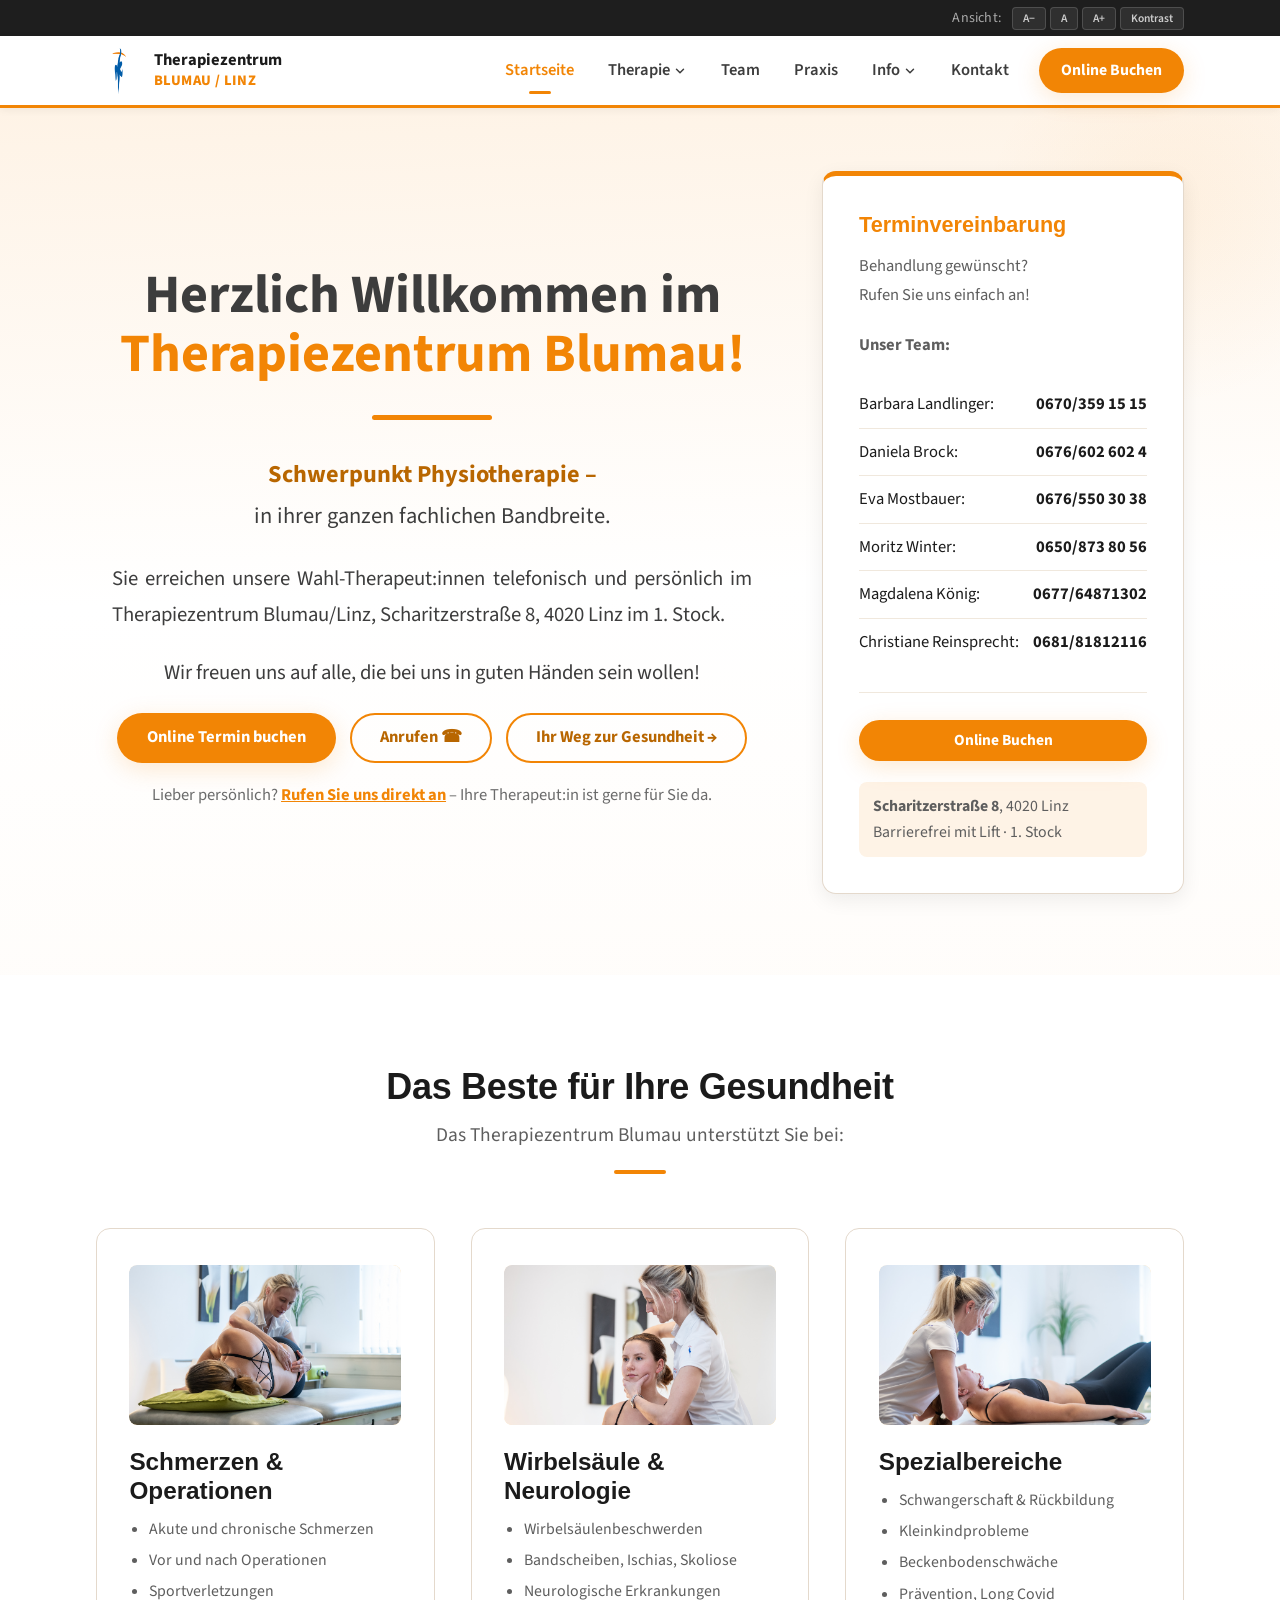
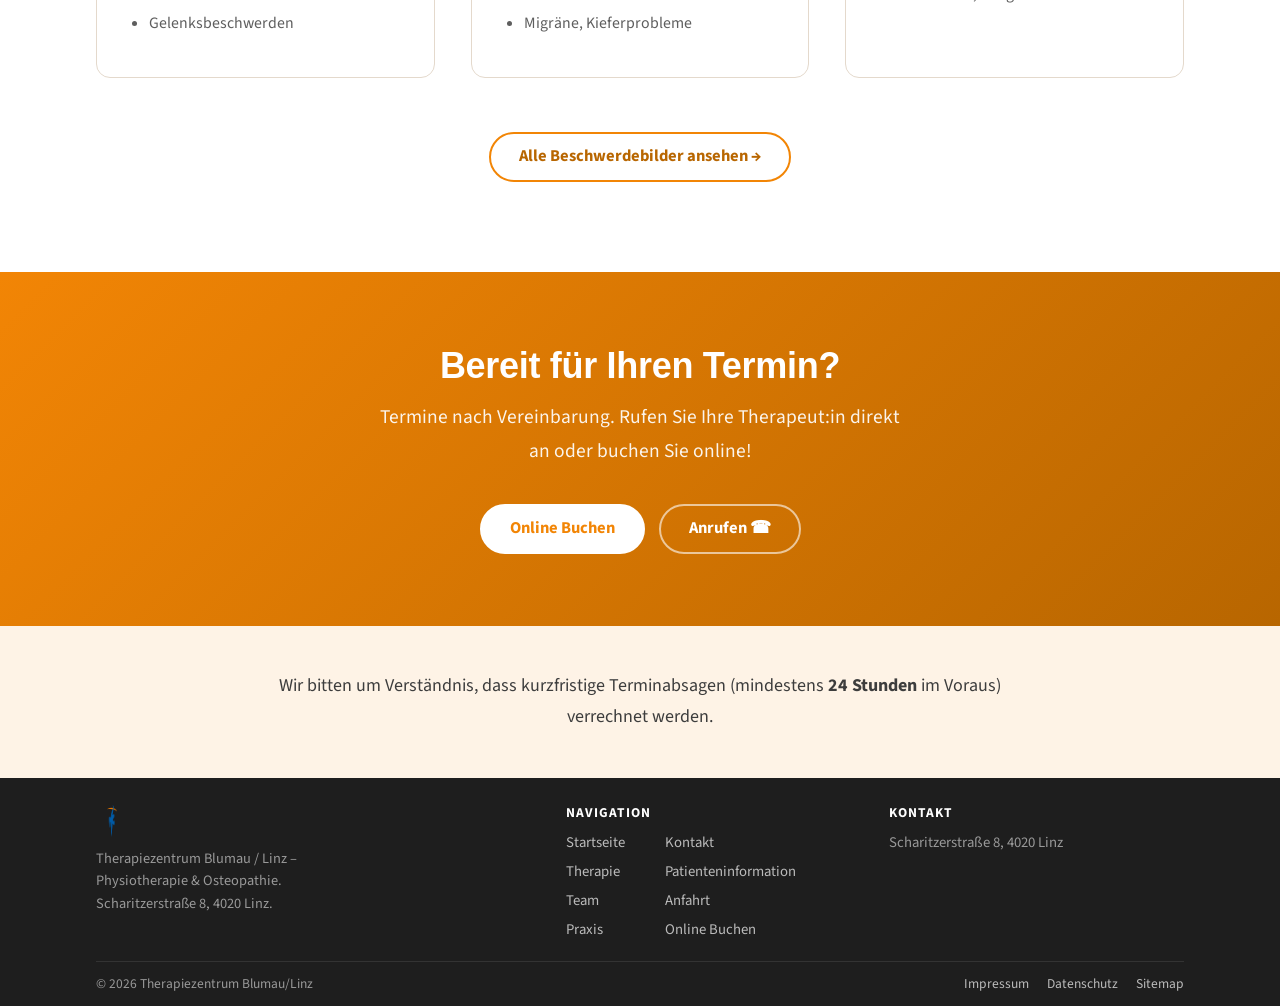
<file: index.html>
<!DOCTYPE html>
<html lang="de">
<head>
  <meta charset="UTF-8">
  <meta name="viewport" content="width=device-width, initial-scale=1.0">
  <title>Therapiezentrum Blumau / Linz – Physiotherapie & Osteopathie</title>
  <meta name="description" content="Therapiezentrum Blumau in Linz. Physiotherapie und Osteopathie. Wahltherapeut:innen, barrierefrei, Scharitzerstraße 8.">
  <link rel="preconnect" href="https://fonts.googleapis.com">
  <link rel="preconnect" href="https://fonts.gstatic.com" crossorigin>
  <link href="https://fonts.googleapis.com/css2?family=Source+Sans+3:wght@400;500;600;700&family=Caveat:wght@700&display=swap" rel="stylesheet">
  <link rel="stylesheet" href="css/style.css">
</head>
<body>

  <!-- Splash Screen -->
  <div id="splash" aria-hidden="true">
    <img src="images/logo 2011 Manderl rev00.png" alt="" class="splash__logo">
    <p class="splash__name">Therapiezentrum<br><span>Blumau / Linz</span></p>
  </div>

  <!-- Accessibility Bar -->
  <div class="a11y-bar" role="toolbar" aria-label="Barrierefreiheit-Werkzeuge">
    <div class="container a11y-bar__inner">
      <span>Ansicht:</span>
      <div class="a11y-bar__controls">
        <button onclick="adjustFontSize(-1)" aria-label="Schrift verkleinern">A−</button>
        <button onclick="adjustFontSize(0)" aria-label="Schrift zurücksetzen">A</button>
        <button onclick="adjustFontSize(1)" aria-label="Schrift vergrößern">A+</button>
        <button onclick="toggleContrast()" id="contrastBtn" aria-label="Hohen Kontrast umschalten" aria-pressed="false">Kontrast</button>
      </div>
    </div>
  </div>

  <!-- Header -->
  <header class="site-header">
    <div class="container site-header__inner">
      <a href="index.html" class="logo" aria-label="Startseite">
        <div class="logo__icon">
          <img src="images/logo 2011 Manderl rev00.png" alt="" aria-hidden="true">
        </div>
        <div class="logo__text">Therapiezentrum<br><span>Blumau / Linz</span></div>
      </a>
      <button class="mobile-toggle" aria-label="Menü öffnen" aria-expanded="false">
        <span class="bar"></span><span class="bar"></span><span class="bar"></span>
      </button>
      <nav class="main-nav" aria-label="Hauptnavigation"><a href="index.html" class="main-nav__link main-nav__link--active">Startseite</a><div class="nav-dropdown"><a href="therapie.html" class="main-nav__link">Therapie <svg class="nav-caret" width="14" height="14" viewBox="0 0 24 24" fill="none" stroke="currentColor" stroke-width="2.5" stroke-linecap="round" stroke-linejoin="round" aria-hidden="true"><polyline points="6 9 12 15 18 9"/></svg></a><div class="nav-dropdown__panel" role="menu"><a href="therapie.html#beschwerdebilder" class="nav-dropdown__item" role="menuitem"><span class="nav-dropdown__item-icon"><svg width="14" height="14" viewBox="0 0 22 22" fill="none" aria-hidden="true"><circle cx="11" cy="11" r="5" fill="currentColor"/></svg></span>Beschwerdebilder</a><a href="therapie.html#physiotherapie" class="nav-dropdown__item" role="menuitem"><span class="nav-dropdown__item-icon"><svg width="14" height="14" viewBox="0 0 22 22" fill="none" aria-hidden="true"><circle cx="11" cy="11" r="5" fill="currentColor"/></svg></span>Physiotherapie</a><a href="therapie.html#osteopathie" class="nav-dropdown__item" role="menuitem"><span class="nav-dropdown__item-icon"><svg width="14" height="14" viewBox="0 0 22 22" fill="none" aria-hidden="true"><circle cx="11" cy="11" r="5" fill="currentColor"/></svg></span>Osteopathie</a></div></div><a href="team.html" class="main-nav__link">Team</a><a href="praxis.html" class="main-nav__link">Praxis</a><div class="nav-dropdown"><a href="patienteninformation.html" class="main-nav__link">Info <svg class="nav-caret" width="14" height="14" viewBox="0 0 24 24" fill="none" stroke="currentColor" stroke-width="2.5" stroke-linecap="round" stroke-linejoin="round" aria-hidden="true"><polyline points="6 9 12 15 18 9"/></svg></a><div class="nav-dropdown__panel" role="menu"><a href="patienteninformation.html" class="nav-dropdown__item" role="menuitem"><span class="nav-dropdown__item-icon"><svg width="14" height="14" viewBox="0 0 22 22" fill="none" aria-hidden="true"><circle cx="11" cy="11" r="5" fill="currentColor"/></svg></span>Patienteninformation</a><a href="anfahrt.html" class="nav-dropdown__item" role="menuitem"><span class="nav-dropdown__item-icon"><svg width="14" height="14" viewBox="0 0 22 22" fill="none" aria-hidden="true"><circle cx="11" cy="11" r="5" fill="currentColor"/></svg></span>Anfahrt</a></div></div><a href="kontakt.html" class="main-nav__link">Kontakt</a><a href="buchen.html" class="nav-cta">Online Buchen</a></nav>
    </div>
  </header>

  <main>

    <!-- Hero -->
    <section class="hero" aria-label="Willkommen">
      <div class="container grid grid--sidebar items-center">
        <div class="reveal">
          <h1 class="hero__welcome hero__welcome--wechsel">
            <span class="hero__welcome-text hero__welcome-text--schlicht">Herzlich Willkommen im<br><span class="accent">Therapiezentrum Blumau!</span></span>
            <span class="hero__welcome-text hero__welcome-text--verspielt" aria-hidden="true">Herzlich Willkommen im<br><span class="accent">Therapiezentrum Blumau!</span></span>
          </h1>

          <p class="hero__lead hero__lead--center">
            <strong>Schwerpunkt Physiotherapie&nbsp;–</strong><br>
            in ihrer ganzen fachlichen Bandbreite.
          </p>

          <p class="hero__body-text text-justify">
            Sie erreichen unsere Wahl-Therapeut:innen telefonisch und persönlich im Therapiezentrum Blumau/Linz, Scharitzerstraße&nbsp;8, 4020&nbsp;Linz im 1.&nbsp;Stock.
          </p>

          <p class="hero__body-text text-center">
            Wir freuen uns auf alle, die bei uns in guten Händen sein wollen!
          </p>

          <div class="hero__actions">
            <a href="buchen.html" class="btn btn--primary">Online Termin buchen</a>
            <a href="kontakt.html#direktkontakt" class="btn btn--outline">Anrufen ☎</a>
            <a href="patienteninformation.html" class="btn btn--outline">Ihr Weg zur Gesundheit →</a>
          </div>
          <p class="hero__phone-hint text-sm">
            Lieber persönlich? <a href="kontakt.html">Rufen Sie uns direkt an</a> – Ihre Therapeut:in ist gerne für Sie da.
          </p>
        </div>

        <!-- Sidebar: Terminvereinbarung -->
        <aside class="reveal reveal-delay-2">
          <div class="info-card">
            <h3>Terminvereinbarung</h3>
            <p class="info-card__text">Behandlung gewünscht?<br>Rufen Sie uns einfach an!</p>
            <p class="info-card__text text-sm"><strong>Unser Team:</strong></p>
            <ul class="info-card__list">
              <li><span>Barbara Landlinger:</span> <a href="tel:+436703591515">0670/359 15 15</a></li>
              <li><span>Daniela Brock:</span> <a href="tel:+436766026024">0676/602 602 4</a></li>
              <li><span>Eva Mostbauer:</span> <a href="tel:+436765503038">0676/550 30 38</a></li>
              <li><span>Moritz Winter:</span> <a href="tel:+436508738056">0650/873 80 56</a></li>
              <li><span>Magdalena König:</span> <a href="tel:+4367764871302">0677/64871302</a></li>
              <li><span>Christiane Reinsprecht:</span> <a href="tel:+4368181812116">0681/81812116</a></li>
            </ul>
            <hr>
            <a href="buchen.html" class="btn btn--primary btn--full btn--sm">Online Buchen</a>
            <div class="info-card__address mt-2">
              <strong>Scharitzerstraße 8</strong>, 4020 Linz<br>
              Barrierefrei mit Lift · 1. Stock
            </div>
          </div>
        </aside>
      </div>
    </section>

    <!-- Services Preview (Beschwerdebilder) -->
    <section class="section" aria-labelledby="services-title">
      <div class="container">
        <div class="section-header">
          <h2 id="services-title">Das Beste für Ihre Gesundheit</h2>
          <p>Das Therapiezentrum Blumau unterstützt Sie bei:</p>
          <span class="section-header__line"></span>
        </div>

        <div class="grid grid--3">
          <article class="service-card reveal">
            <div class="service-card__photo">
              <img src="images/0004.jpg" alt="Physiotherapie Behandlung">
            </div>
            <h3>Schmerzen &amp; Operationen</h3>
            <ul>
              <li>Akute und chronische Schmerzen</li>
              <li>Vor und nach Operationen</li>
              <li>Sportverletzungen</li>
              <li>Gelenksbeschwerden</li>
            </ul>
          </article>
          <article class="service-card reveal reveal-delay-1">
            <div class="service-card__photo">
              <img src="images/0025.jpg" alt="Wirbelsäule und Neurologie Behandlung">
            </div>
            <h3>Wirbelsäule &amp; Neurologie</h3>
            <ul>
              <li>Wirbelsäulenbeschwerden</li>
              <li>Bandscheiben, Ischias, Skoliose</li>
              <li>Neurologische Erkrankungen</li>
              <li>Migräne, Kieferprobleme</li>
            </ul>
          </article>
          <article class="service-card reveal reveal-delay-2">
            <div class="service-card__photo">
              <img src="images/0010.jpg" alt="Spezialbereiche Therapie">
            </div>
            <h3>Spezialbereiche</h3>
            <ul>
              <li>Schwangerschaft &amp; Rückbildung</li>
              <li>Kleinkindprobleme</li>
              <li>Beckenbodenschwäche</li>
              <li>Prävention, Long Covid</li>
            </ul>
          </article>
        </div>

        <div class="text-center mt-6">
          <a href="therapie.html" class="btn btn--outline">Alle Beschwerdebilder ansehen →</a>
        </div>

       
      </div>
    </section>

    <!-- CTA Banner -->
    <section class="cta-banner" aria-label="Termin vereinbaren">
      <div class="container">
        <h2>Bereit für Ihren Termin?</h2>
        <p>Termine nach Vereinbarung. Rufen Sie Ihre Therapeut:in direkt an oder buchen Sie online!</p>
        <div class="cta-banner__actions">
          <a href="buchen.html" class="btn btn--white">Online Buchen</a>
          <a href="kontakt.html#direktkontakt" class="btn btn--white-outline">Anrufen ☎</a>
        </div>
      </div>
    </section>

    <!-- Absage-Hinweis -->
    <section class="section bg-cream" style="padding: 2.5rem 0;">
      <div class="container container--narrow text-center">
        <p class="text-mid">
          Wir bitten um Verständnis, dass kurzfristige Terminabsagen (mindestens <strong>24 Stunden</strong> im Voraus) verrechnet werden.
        </p>
      </div>
    </section>

  </main>

  <!-- Footer -->
  <footer class="site-footer">
    <div class="container">
      <div class="site-footer__grid">
        <div class="site-footer__brand">
          <div class="logo__icon">
            <img src="images/logo 2011 Manderl rev00.png" alt="" aria-hidden="true">
          </div>
          <p>Therapiezentrum Blumau / Linz – Physiotherapie & Osteopathie. Scharitzerstraße&nbsp;8, 4020&nbsp;Linz.</p>
        </div>
        <nav aria-label="Footer Navigation">
          <h4>Navigation</h4>
          <ul>
            <li><a href="index.html">Startseite</a></li>
            <li><a href="therapie.html">Therapie</a></li>
            <li><a href="team.html">Team</a></li>
            <li><a href="praxis.html">Praxis</a></li>
            <li><a href="kontakt.html">Kontakt</a></li>
            <li><a href="patienteninformation.html">Patienteninformation</a></li><li><a href="anfahrt.html">Anfahrt</a></li>
            <li><a href="buchen.html">Online Buchen</a></li>
          </ul>
        </nav>
        <div>
          <h4>Kontakt</h4>
          <ul>
            <li>Scharitzerstraße 8, 4020 Linz</li>
          </ul>
        </div>
      </div>
      <div class="site-footer__bottom">
        <span>© 2026 Therapiezentrum Blumau/Linz</span>
        <div class="site-footer__bottom-links">
          <a href="#">Impressum</a>
          <a href="#">Datenschutz</a>
          <a href="#">Sitemap</a>
        </div>
      </div>
    </div>
  </footer>

  <script src="js/main.js"></script>
</body>
</html>
</file>
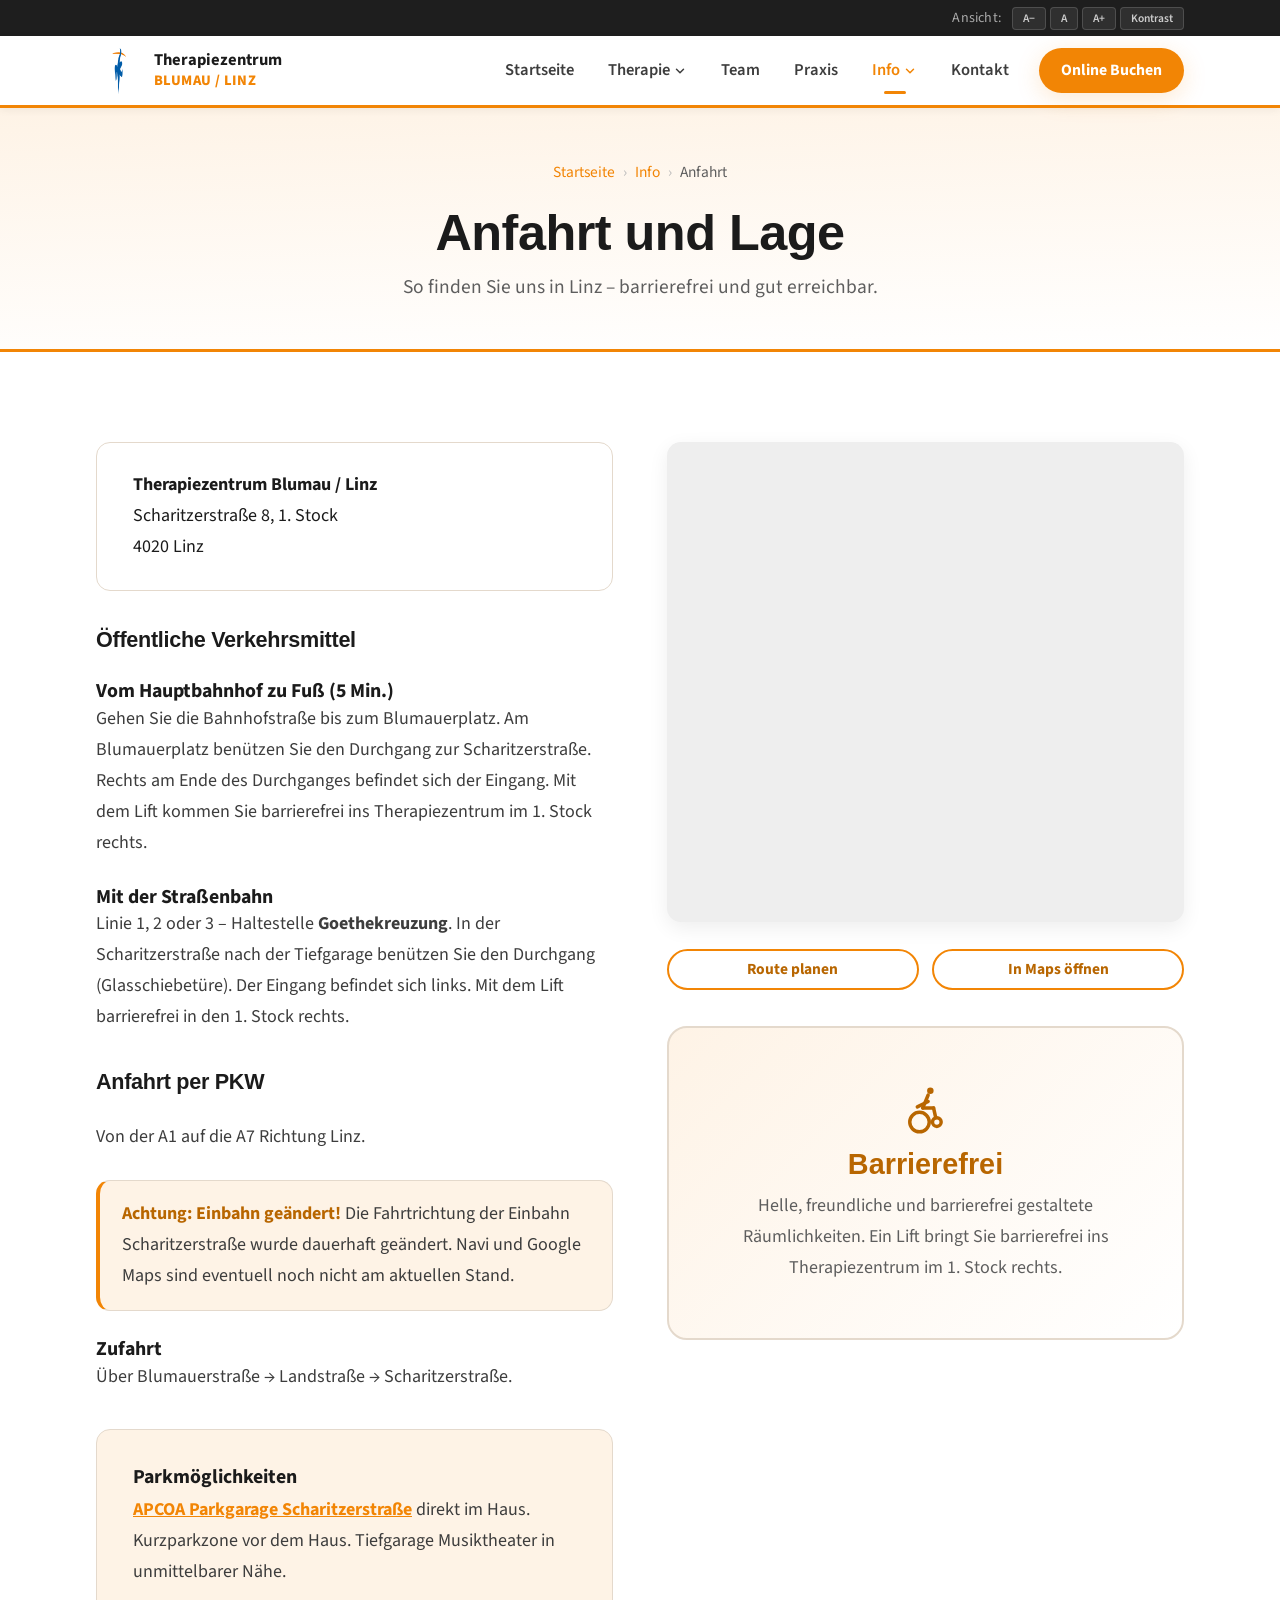
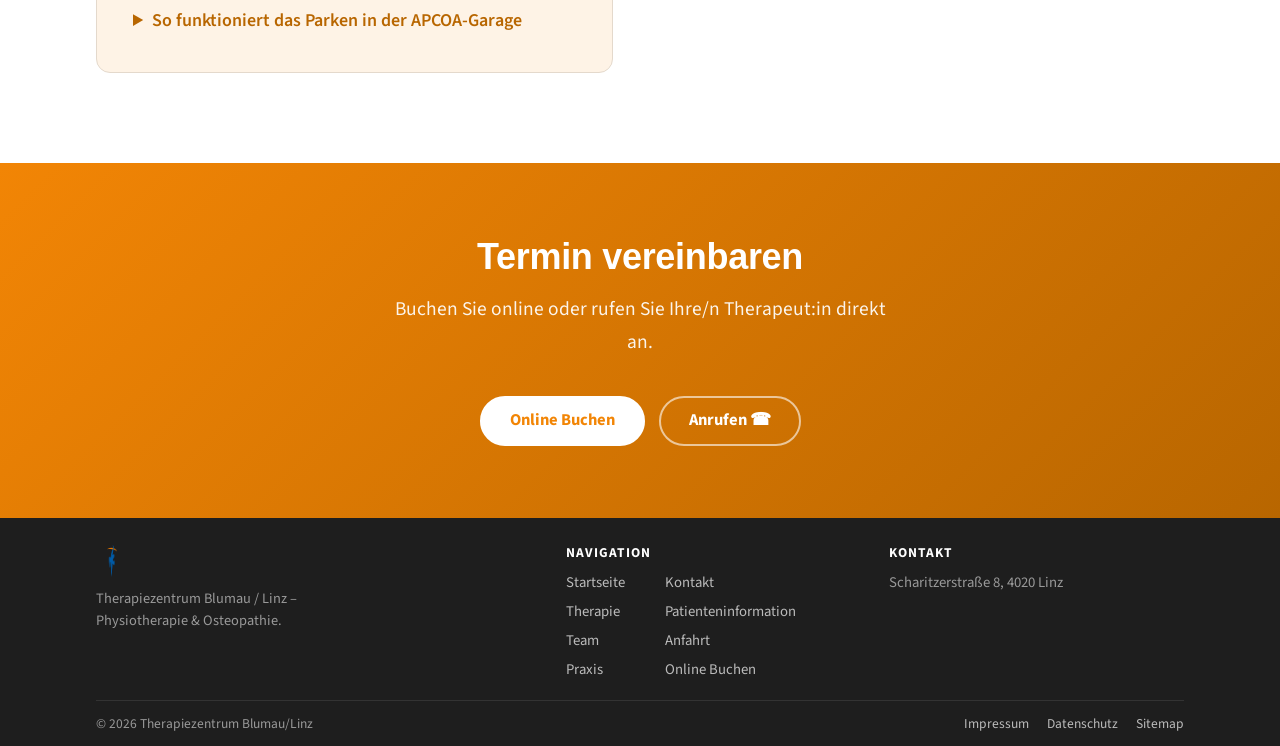
<file: anfahrt.html>
<!DOCTYPE html>
<html lang="de">
<head>
  <meta charset="UTF-8">
  <meta name="viewport" content="width=device-width, initial-scale=1.0">
  <title>Anfahrt – Therapiezentrum Blumau / Linz</title>
  <meta name="description" content="Anfahrt zum Therapiezentrum Blumau, Scharitzerstraße 8, 4020 Linz. Mit öffentlichen Verkehrsmitteln, PKW und barrierefrei erreichbar.">
  <link rel="preconnect" href="https://fonts.googleapis.com">
  <link rel="preconnect" href="https://fonts.gstatic.com" crossorigin>
  <link href="https://fonts.googleapis.com/css2?family=Source+Sans+3:wght@400;500;600;700&display=swap" rel="stylesheet">
  <link rel="stylesheet" href="css/style.css">
</head>
<body>

  <div class="a11y-bar" role="toolbar" aria-label="Barrierefreiheit-Werkzeuge"><div class="container a11y-bar__inner"><span>Ansicht:</span><div class="a11y-bar__controls"><button onclick="adjustFontSize(-1)" aria-label="Schrift verkleinern">A−</button><button onclick="adjustFontSize(0)" aria-label="Schrift zurücksetzen">A</button><button onclick="adjustFontSize(1)" aria-label="Schrift vergrößern">A+</button><button onclick="toggleContrast()" id="contrastBtn" aria-label="Hohen Kontrast umschalten" aria-pressed="false">Kontrast</button></div></div></div>

  <header class="site-header"><div class="container site-header__inner"><a href="index.html" class="logo" aria-label="Startseite"><div class="logo__icon"><img src="images/logo 2011 Manderl rev00.png" alt="" aria-hidden="true"></div><div class="logo__text">Therapiezentrum<br><span>Blumau / Linz</span></div></a><button class="mobile-toggle" aria-label="Menü öffnen" aria-expanded="false"><span class="bar"></span><span class="bar"></span><span class="bar"></span></button><nav class="main-nav" aria-label="Hauptnavigation"><a href="index.html" class="main-nav__link">Startseite</a><div class="nav-dropdown"><a href="therapie.html" class="main-nav__link">Therapie <svg class="nav-caret" width="14" height="14" viewBox="0 0 24 24" fill="none" stroke="currentColor" stroke-width="2.5" stroke-linecap="round" stroke-linejoin="round" aria-hidden="true"><polyline points="6 9 12 15 18 9"/></svg></a><div class="nav-dropdown__panel" role="menu"><a href="therapie.html#beschwerdebilder" class="nav-dropdown__item" role="menuitem"><span class="nav-dropdown__item-icon"><svg width="14" height="14" viewBox="0 0 22 22" fill="none" aria-hidden="true"><circle cx="11" cy="11" r="5" fill="currentColor"/></svg></span>Beschwerdebilder</a><a href="therapie.html#physiotherapie" class="nav-dropdown__item" role="menuitem"><span class="nav-dropdown__item-icon"><svg width="14" height="14" viewBox="0 0 22 22" fill="none" aria-hidden="true"><circle cx="11" cy="11" r="5" fill="currentColor"/></svg></span>Physiotherapie</a><a href="therapie.html#osteopathie" class="nav-dropdown__item" role="menuitem"><span class="nav-dropdown__item-icon"><svg width="14" height="14" viewBox="0 0 22 22" fill="none" aria-hidden="true"><circle cx="11" cy="11" r="5" fill="currentColor"/></svg></span>Osteopathie</a></div></div><a href="team.html" class="main-nav__link">Team</a><a href="praxis.html" class="main-nav__link">Praxis</a><div class="nav-dropdown"><a href="patienteninformation.html" class="main-nav__link main-nav__link--active">Info <svg class="nav-caret" width="14" height="14" viewBox="0 0 24 24" fill="none" stroke="currentColor" stroke-width="2.5" stroke-linecap="round" stroke-linejoin="round" aria-hidden="true"><polyline points="6 9 12 15 18 9"/></svg></a><div class="nav-dropdown__panel" role="menu"><a href="patienteninformation.html" class="nav-dropdown__item" role="menuitem"><span class="nav-dropdown__item-icon"><svg width="14" height="14" viewBox="0 0 22 22" fill="none" aria-hidden="true"><circle cx="11" cy="11" r="5" fill="currentColor"/></svg></span>Patienteninformation</a><a href="anfahrt.html" class="nav-dropdown__item" role="menuitem"><span class="nav-dropdown__item-icon"><svg width="14" height="14" viewBox="0 0 22 22" fill="none" aria-hidden="true"><circle cx="11" cy="11" r="5" fill="currentColor"/></svg></span>Anfahrt</a></div></div><a href="kontakt.html" class="main-nav__link">Kontakt</a><a href="buchen.html" class="nav-cta">Online Buchen</a></nav></div></header>

  <main>
    <div class="page-header">
      <div class="container">
        <nav class="breadcrumb" aria-label="Breadcrumb"><a href="index.html">Startseite</a><span class="sep">›</span><a href="patienteninformation.html">Info</a><span class="sep">›</span><span>Anfahrt</span></nav>
        <h1>Anfahrt und Lage</h1>
        <p>So finden Sie uns in Linz – barrierefrei und gut erreichbar.</p>
      </div>
    </div>

    <section class="section">
      <div class="container">
        <div class="grid grid--1-1" style="gap: 3rem;">

          <!-- Directions -->
          <div class="reveal">

            <address class="info-box info-box--white mb-4" style="padding: 1.5rem 2rem; font-style: normal;">
              <strong>Therapiezentrum Blumau / Linz</strong><br>
              Scharitzerstraße 8, 1. Stock<br>
              4020 Linz
            </address>

            <!-- Öffentlich -->
            <div class="directions mb-4">
              <h2 class="mb-3" style="font-size:1.2rem;">Öffentliche Verkehrsmittel</h2>
              <div class="mb-3">
                <h4>Vom Hauptbahnhof zu Fuß (5 Min.)</h4>
                <p class="text-mid">Gehen Sie die Bahnhofstraße bis zum Blumauerplatz. Am Blumauerplatz benützen Sie den Durchgang zur Scharitzerstraße. Rechts am Ende des Durchganges befindet sich der Eingang. Mit dem Lift kommen Sie barrierefrei ins Therapiezentrum im 1. Stock rechts.</p>
              </div>
              <div class="mb-3">
                <h4>Mit der Straßenbahn</h4>
                <p class="text-mid">Linie 1, 2 oder 3 – Haltestelle <strong>Goethekreuzung</strong>. In der Scharitzerstraße nach der Tiefgarage benützen Sie den Durchgang (Glasschiebetüre). Der Eingang befindet sich links. Mit dem Lift barrierefrei in den 1. Stock rechts.</p>
              </div>
            </div>

            <!-- PKW -->
            <div class="directions mb-4">
              <h2 class="mb-3" style="font-size:1.2rem;">Anfahrt per PKW</h2>
              <p class="text-mid mb-3">Von der A1 auf die A7 Richtung Linz.</p>
              <div class="info-box info-box--accent mb-3" style="padding:1rem 1.2rem;">
                <p class="text-mid" style="margin:0;"><strong style="color:#b86600;">Achtung: Einbahn geändert!</strong> Die Fahrtrichtung der Einbahn Scharitzerstraße wurde dauerhaft geändert. Navi und Google Maps sind eventuell noch nicht am aktuellen Stand.</p>
              </div>
              <div class="mb-3">
                <h4>Zufahrt</h4>
                <p class="text-mid">Über Blumauerstraße → Landstraße → Scharitzerstraße.</p>
              </div>
            </div>

            <!-- Parken -->
            <div id="parkmoeglichkeiten" class="info-box info-box--cream">
              <h4>Parkmöglichkeiten</h4>
              <p class="text-mid"><a href="https://www.apcoa.at/apcoa-flow" target="_blank" rel="noopener" style="color:#f28505; font-weight:700; text-decoration: underline;">APCOA Parkgarage Scharitzerstraße</a> direkt im Haus. Kurzparkzone vor dem Haus. Tiefgarage Musiktheater in unmittelbarer Nähe.</p>
              <details class="park-ticket-guide" style="margin-top:0.8rem;">
                <summary style="cursor:pointer; color:#b86600; font-weight:600;">So funktioniert das Parken in der APCOA-Garage</summary>
                <ol style="margin:0.6rem 0 0 1.2rem; padding:0; font-size:0.92rem; color:#5e5e5e; line-height:1.65; list-style: decimal;">
                  <li><strong>Vor der Einfahrt</strong> in der App „<a href="https://pay.apcoaflow.com/app/v2" target="_blank" rel="noopener" style="color:#b86600; text-decoration: underline;">APCOA FLOW</a>“ registrieren.</li>
                  <li>Kennzeichen und Zahlungsmittel hinterlegen und <strong>unbedingt über die Bank bestätigen</strong>.</li>
                  <li>Einfahren. Danach muss der Parkvorgang in der App unter „Meine Parkvorgänge“ erscheinen. <strong>Sonst wird der teurere Normaltarif verrechnet.</strong></li>
                  <li>Einfach ausfahren – bezahlt wird automatisch über die Kennzeichenerkennung.</li>
                </ol>
                <p style="margin:0.6rem 0 0; font-size:0.92rem; color:#5e5e5e; line-height:1.65;">Tipp: Parkdeck im 2. Untergeschoss. Bei Fragen zur Garage: <a href="mailto:info@apcoa.at" style="color:#b86600; text-decoration: underline;">info@apcoa.at</a> · <a href="https://www.apcoa.at/apcoa-flow" target="_blank" rel="noopener" style="color:#b86600; text-decoration: underline;">Allgemeine Infos zu APCOA FLOW</a></p>
              </details>
            </div>

          </div>

          <!-- Map -->
          <div class="reveal reveal-delay-1">
            <div class="map-wrapper">
              <iframe
                src="https://www.google.com/maps/embed?pb=!1m18!1m12!1m3!1d2659.0!2d14.2917!3d48.2905!2m3!1f0!2f0!3f0!3m2!1i1024!2i768!4f13.1!3m3!1m2!1s0x47739786c6d8e4d1%3A0x0!2zU2NoYXJpdHplcnN0cmHDn2UgOCwgNDAyMCBMaW56!5e0!3m2!1sde!2sat!4v1700000000000!5m2!1sde!2sat"
                width="100%" height="100%" style="border:0; min-height:480px;"
                allowfullscreen="" loading="lazy"
                referrerpolicy="no-referrer-when-downgrade"
                title="Standort Therapiezentrum Blumau auf Google Maps"></iframe>
            </div>
            <div class="flex gap-sm mt-3 flex-wrap">
              <a href="https://www.google.com/maps/dir//Scharitzerstra%C3%9Fe+8,+4020+Linz" target="_blank" rel="noopener" class="btn btn--outline btn--sm" style="flex:1;">Route planen</a>
              <a href="https://www.google.com/maps/place/Scharitzerstra%C3%9Fe+8,+4020+Linz" target="_blank" rel="noopener" class="btn btn--outline btn--sm" style="flex:1;">In Maps öffnen</a>
            </div>

            <!-- Barrierefreiheit -->
            <div class="a11y-highlight reveal mt-4">
              <span class="a11y-highlight__icon" aria-hidden="true"><svg xmlns="http://www.w3.org/2000/svg" width="52" height="52" viewBox="0 0 24 24" fill="none" stroke="#b86600" stroke-width="1.6" stroke-linecap="round" stroke-linejoin="round"><circle cx="14" cy="4" r="1.5" fill="#b86600" stroke="none"/><path d="M13 6 L10.5 12"/><path d="M13 9 L8 11.5"/><line x1="10.5" y1="12" x2="15.5" y2="12"/><path d="M15.5 12 L16.5 16.5"/><circle cx="9" cy="18.5" r="4.5"/><circle cx="17" cy="18.5" r="2"/></svg></span>
              <h3>Barrierefrei</h3>
              <p>Helle, freundliche und barrierefrei gestaltete Räumlichkeiten. Ein Lift bringt Sie barrierefrei ins Therapiezentrum im 1. Stock rechts.</p>
            </div>
          </div>

        </div>
      </div>
    </section>

    <section class="cta-banner" aria-label="Termin vereinbaren">
      <div class="container">
        <h2>Termin vereinbaren</h2>
        <p>Buchen Sie online oder rufen Sie Ihre/n Therapeut:in direkt an.</p>
        <div class="cta-banner__actions">
          <a href="buchen.html" class="btn btn--white">Online Buchen</a>
          <a href="kontakt.html#direktkontakt" class="btn btn--white-outline">Anrufen ☎</a>
        </div>
      </div>
    </section>
  </main>

  <footer class="site-footer"><div class="container"><div class="site-footer__grid"><div class="site-footer__brand"><div class="logo__icon"><img src="images/logo 2011 Manderl rev00.png" alt="" aria-hidden="true"></div><p>Therapiezentrum Blumau / Linz – Physiotherapie & Osteopathie.</p></div><nav aria-label="Footer Navigation"><h4>Navigation</h4><ul><li><a href="index.html">Startseite</a></li><li><a href="therapie.html">Therapie</a></li><li><a href="team.html">Team</a></li><li><a href="praxis.html">Praxis</a></li><li><a href="kontakt.html">Kontakt</a></li><li><a href="patienteninformation.html">Patienteninformation</a></li><li><a href="anfahrt.html">Anfahrt</a></li><li><a href="buchen.html">Online Buchen</a></li></ul></nav><div><h4>Kontakt</h4><ul><li>Scharitzerstraße 8, 4020 Linz</li></ul></div></div><div class="site-footer__bottom"><span>© 2026 Therapiezentrum Blumau/Linz</span><div class="site-footer__bottom-links"><a href="#">Impressum</a><a href="#">Datenschutz</a><a href="#">Sitemap</a></div></div></div></footer>
  <script src="js/main.js"></script>
</body>
</html>
</file>
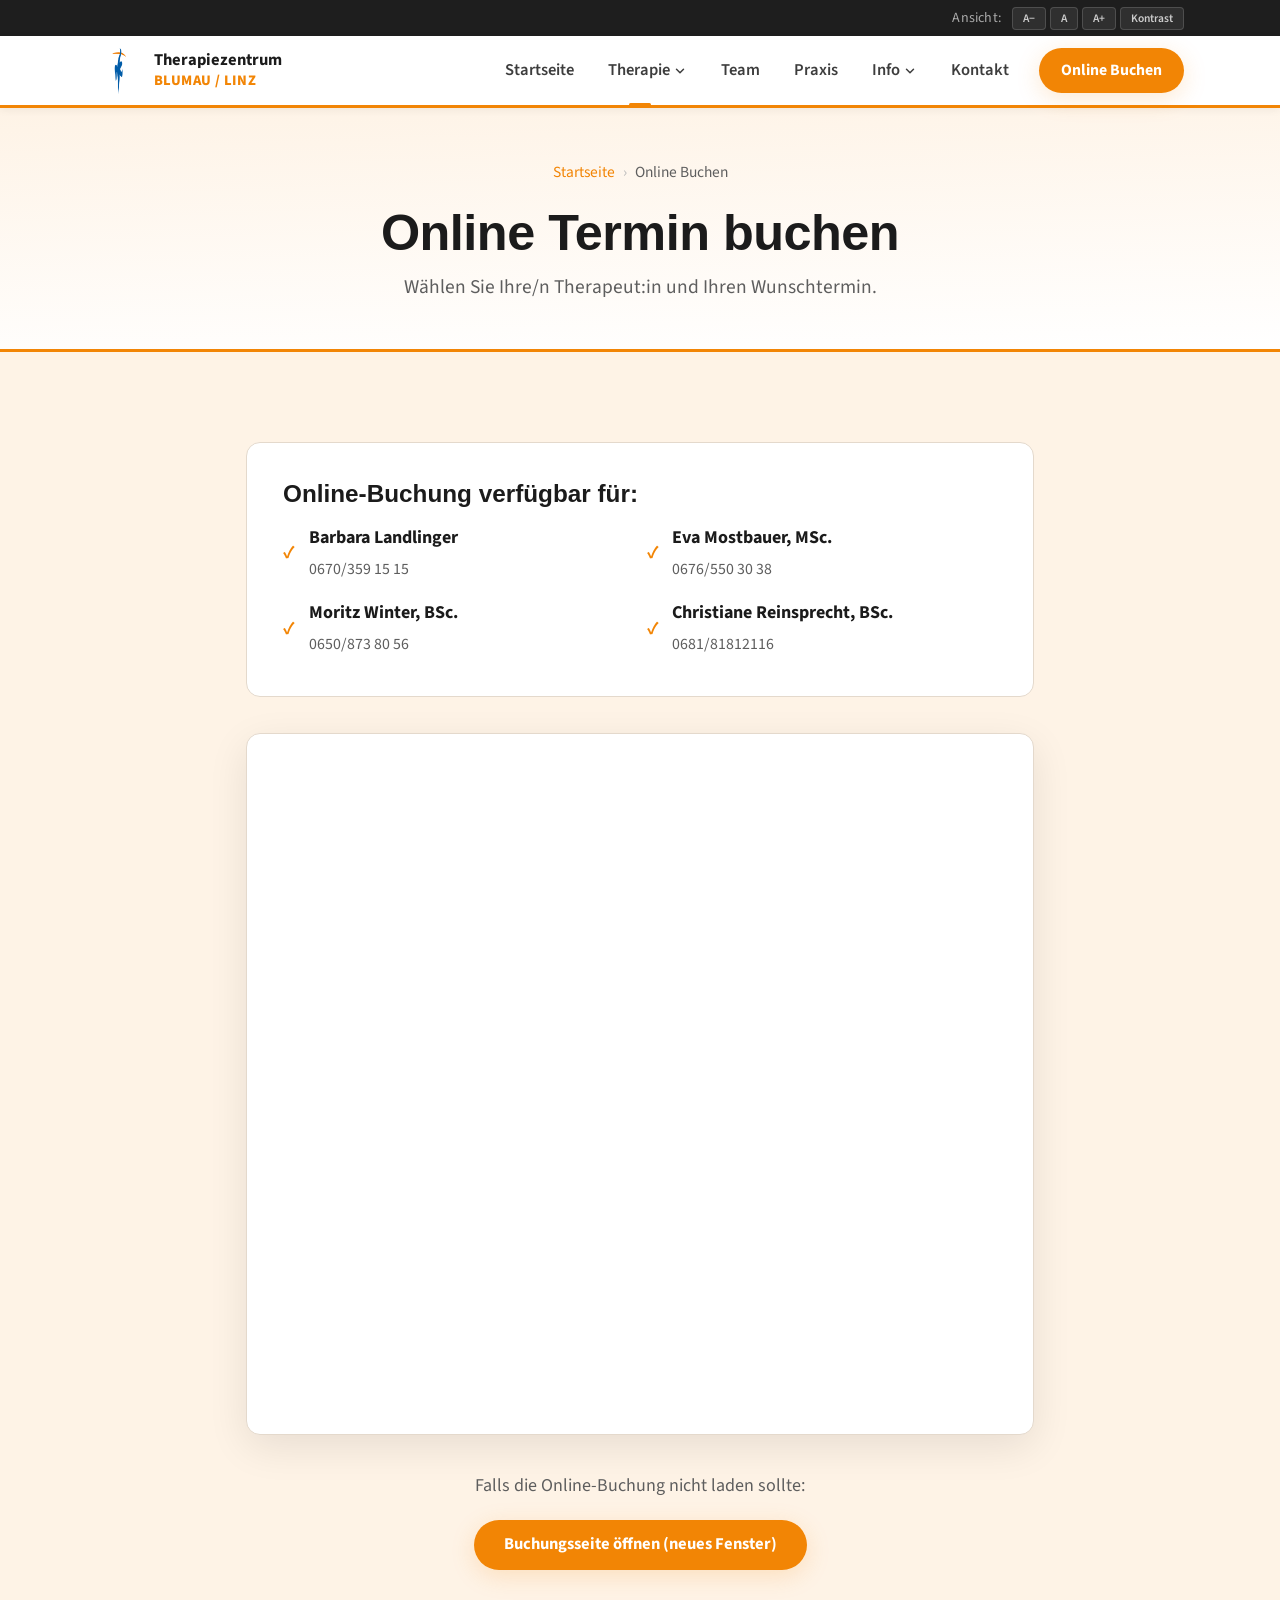
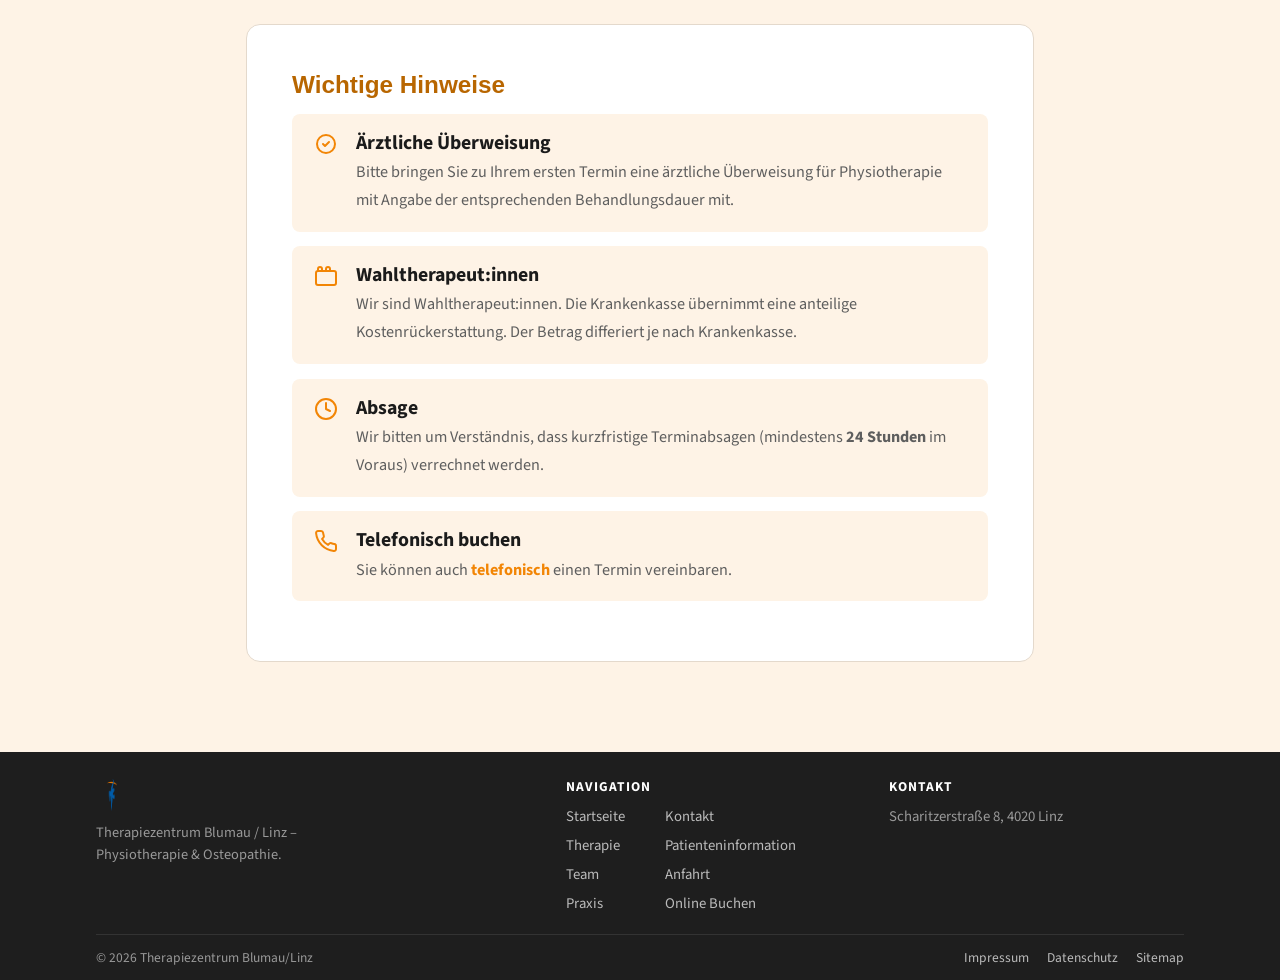
<file: buchen.html>
<!DOCTYPE html>
<html lang="de">
<head>
  <meta charset="UTF-8">
  <meta name="viewport" content="width=device-width, initial-scale=1.0">
  <title>Online Buchen – Therapiezentrum Blumau / Linz</title>
  <meta name="description" content="Buchen Sie Ihren Physiotherapie-Termin online beim Therapiezentrum Blumau in Linz.">
  <link rel="preconnect" href="https://fonts.googleapis.com">
  <link rel="preconnect" href="https://fonts.gstatic.com" crossorigin>
  <link href="https://fonts.googleapis.com/css2?family=Source+Sans+3:wght@400;500;600;700&display=swap" rel="stylesheet">
  <link rel="stylesheet" href="css/style.css">
</head>
<body>

  <div class="a11y-bar" role="toolbar" aria-label="Barrierefreiheit-Werkzeuge"><div class="container a11y-bar__inner"><span>Ansicht:</span><div class="a11y-bar__controls"><button onclick="adjustFontSize(-1)" aria-label="Schrift verkleinern">A−</button><button onclick="adjustFontSize(0)" aria-label="Schrift zurücksetzen">A</button><button onclick="adjustFontSize(1)" aria-label="Schrift vergrößern">A+</button><button onclick="toggleContrast()" id="contrastBtn" aria-label="Hohen Kontrast umschalten" aria-pressed="false">Kontrast</button></div></div></div>

  <header class="site-header"><div class="container site-header__inner"><a href="index.html" class="logo" aria-label="Startseite"><div class="logo__icon"><img src="images/logo 2011 Manderl rev00.png" alt="" aria-hidden="true"></div><div class="logo__text">Therapiezentrum<br><span>Blumau / Linz</span></div></a><button class="mobile-toggle" aria-label="Menü öffnen" aria-expanded="false"><span class="bar"></span><span class="bar"></span><span class="bar"></span></button><nav class="main-nav" aria-label="Hauptnavigation"><a href="index.html" class="main-nav__link">Startseite</a><div class="nav-dropdown"><a href="therapie.html" class="main-nav__link">Therapie <svg class="nav-caret" width="14" height="14" viewBox="0 0 24 24" fill="none" stroke="currentColor" stroke-width="2.5" stroke-linecap="round" stroke-linejoin="round" aria-hidden="true"><polyline points="6 9 12 15 18 9"/></svg></a><div class="nav-dropdown__panel" role="menu"><a href="therapie.html#beschwerdebilder" class="nav-dropdown__item" role="menuitem"><span class="nav-dropdown__item-icon"><svg width="14" height="14" viewBox="0 0 22 22" fill="none" aria-hidden="true"><circle cx="11" cy="11" r="5" fill="currentColor"/></svg></span>Beschwerdebilder</a><a href="therapie.html#physiotherapie" class="nav-dropdown__item" role="menuitem"><span class="nav-dropdown__item-icon"><svg width="14" height="14" viewBox="0 0 22 22" fill="none" aria-hidden="true"><circle cx="11" cy="11" r="5" fill="currentColor"/></svg></span>Physiotherapie</a><a href="therapie.html#osteopathie" class="nav-dropdown__item" role="menuitem"><span class="nav-dropdown__item-icon"><svg width="14" height="14" viewBox="0 0 22 22" fill="none" aria-hidden="true"><circle cx="11" cy="11" r="5" fill="currentColor"/></svg></span>Osteopathie</a></div></div><a href="team.html" class="main-nav__link">Team</a><a href="praxis.html" class="main-nav__link">Praxis</a><div class="nav-dropdown"><a href="patienteninformation.html" class="main-nav__link">Info <svg class="nav-caret" width="14" height="14" viewBox="0 0 24 24" fill="none" stroke="currentColor" stroke-width="2.5" stroke-linecap="round" stroke-linejoin="round" aria-hidden="true"><polyline points="6 9 12 15 18 9"/></svg></a><div class="nav-dropdown__panel" role="menu"><a href="patienteninformation.html" class="nav-dropdown__item" role="menuitem"><span class="nav-dropdown__item-icon"><svg width="14" height="14" viewBox="0 0 22 22" fill="none" aria-hidden="true"><circle cx="11" cy="11" r="5" fill="currentColor"/></svg></span>Patienteninformation</a><a href="anfahrt.html" class="nav-dropdown__item" role="menuitem"><span class="nav-dropdown__item-icon"><svg width="14" height="14" viewBox="0 0 22 22" fill="none" aria-hidden="true"><circle cx="11" cy="11" r="5" fill="currentColor"/></svg></span>Anfahrt</a></div></div><a href="kontakt.html" class="main-nav__link">Kontakt</a><a href="buchen.html" class="nav-cta main-nav__link--active">Online Buchen</a></nav></div></header>

  <main>
    <div class="page-header">
      <div class="container">
        <nav class="breadcrumb" aria-label="Breadcrumb"><a href="index.html">Startseite</a><span class="sep">›</span><span>Online Buchen</span></nav>
        <h1>Online Termin buchen</h1>
        <p>Wählen Sie Ihre/n Therapeut:in und Ihren Wunschtermin.</p>
      </div>
    </div>

    <section class="section bg-cream">
      <div class="container container--narrow">

        <!-- Info: Wer hat Online-Buchung? -->
        <div class="info-box info-box--white mb-4 reveal">
          <h3 class="mb-2">Online-Buchung verfügbar für:</h3>
          <div class="grid grid--2 gap-sm">
            <div class="flex items-center gap-sm">
              <span style="color:#f28505; font-weight:700;">✓</span>
              <div><strong>Barbara Landlinger</strong><br><span class="text-sm text-soft">0670/359 15 15</span></div>
            </div>
            <div class="flex items-center gap-sm">
              <span style="color:#f28505; font-weight:700;">✓</span>
              <div><strong>Eva Mostbauer, MSc.</strong><br><span class="text-sm text-soft">0676/550 30 38</span></div>
            </div>
            <div class="flex items-center gap-sm">
              <span style="color:#f28505; font-weight:700;">✓</span>
              <div><strong>Moritz Winter, BSc.</strong><br><span class="text-sm text-soft">0650/873 80 56</span></div>
            </div>
            <div class="flex items-center gap-sm">
              <span style="color:#f28505; font-weight:700;">✓</span>
              <div><strong>Christiane Reinsprecht, BSc.</strong><br><span class="text-sm text-soft">0681/81812116</span></div>
            </div>
          </div>
        </div>

        <!-- Booking iFrame -->
        <div class="booking-frame reveal">
          <iframe
            src="https://www.terminbuchen.at/blumau/index.php"
            title="Online Terminbuchung Therapiezentrum Blumau"
            loading="lazy"></iframe>
        </div>

        <!-- Fallback -->
        <div class="text-center mt-4">
          <p class="text-soft mb-2">Falls die Online-Buchung nicht laden sollte:</p>
          <a href="http://www.terminbuchen.at/blumau/index.php" target="_blank" rel="noopener" class="btn btn--primary">Buchungsseite öffnen (neues Fenster)</a>
        </div>

        <!-- Hinweise -->
        <div class="info-box info-box--white mt-6 reveal" style="padding: 2.5rem;">
          <h3 class="mb-3" style="color: #b86600;">Wichtige Hinweise</h3>
          <div class="feature-item mb-2" style="background: #fef3e6;">
            <div class="feature-item__icon">
              <svg width="24" height="24" viewBox="0 0 24 24" fill="none" stroke="#f28505" stroke-width="2" stroke-linecap="round" stroke-linejoin="round" aria-hidden="true"><path d="M9 12l2 2 4-4"/><path d="M21 12c0 4.97-4.03 9-9 9S3 16.97 3 12 7.03 3 12 3s9 4.03 9 9z"/></svg>
            </div>
            <div><h4>Ärztliche Überweisung</h4><p>Bitte bringen Sie zu Ihrem ersten Termin eine ärztliche Überweisung für Physiotherapie mit Angabe der entsprechenden Behandlungsdauer mit.</p></div>
          </div>
          <div class="feature-item mb-2" style="background: #fef3e6;">
            <div class="feature-item__icon">
              <svg width="24" height="24" viewBox="0 0 24 24" fill="none" stroke="#f28505" stroke-width="2" stroke-linecap="round" stroke-linejoin="round" aria-hidden="true"><rect x="2" y="7" width="20" height="14" rx="2"/><path d="M16 7V5a2 2 0 0 0-4 0v2M8 7V5a2 2 0 0 0-4 0v2"/></svg>
            </div>
            <div><h4>Wahltherapeut:innen</h4><p>Wir sind Wahltherapeut:innen. Die Krankenkasse übernimmt eine anteilige Kostenrückerstattung. Der Betrag differiert je nach Krankenkasse.</p></div>
          </div>
          <div class="feature-item mb-2" style="background: #fef3e6;">
            <div class="feature-item__icon">
              <svg width="24" height="24" viewBox="0 0 24 24" fill="none" stroke="#f28505" stroke-width="2" stroke-linecap="round" stroke-linejoin="round" aria-hidden="true"><circle cx="12" cy="12" r="10"/><polyline points="12 6 12 12 16 14"/></svg>
            </div>
            <div><h4>Absage</h4><p>Wir bitten um Verständnis, dass kurzfristige Terminabsagen (mindestens <strong>24 Stunden</strong> im Voraus) verrechnet werden.</p></div>
          </div>
          <div class="feature-item" style="background: #fef3e6;">
            <div class="feature-item__icon">
              <svg width="24" height="24" viewBox="0 0 24 24" fill="none" stroke="#f28505" stroke-width="2" stroke-linecap="round" stroke-linejoin="round" aria-hidden="true"><path d="M22 16.92v3a2 2 0 0 1-2.18 2A19.79 19.79 0 0 1 2.08 4.18 2 2 0 0 1 4.06 2h3a2 2 0 0 1 2 1.72c.127.96.361 1.903.7 2.81a2 2 0 0 1-.45 2.11L8.09 9.91a16 16 0 0 0 6 6l1.27-1.27a2 2 0 0 1 2.11-.45c.907.339 1.85.573 2.81.7A2 2 0 0 1 22 16.92z"/></svg>
            </div>
            <div><h4>Telefonisch buchen</h4><p>Sie können auch <a href="kontakt.html#direktkontakt" style="color: #f28505; font-weight: 700;">telefonisch</a> einen Termin vereinbaren.</p></div>
          </div>
        </div>

      </div>
    </section>
  </main>

  <footer class="site-footer"><div class="container"><div class="site-footer__grid"><div class="site-footer__brand"><div class="logo__icon"><img src="images/logo 2011 Manderl rev00.png" alt="" aria-hidden="true"></div><p>Therapiezentrum Blumau / Linz – Physiotherapie & Osteopathie.</p></div><nav aria-label="Footer Navigation"><h4>Navigation</h4><ul><li><a href="index.html">Startseite</a></li><li><a href="therapie.html">Therapie</a></li><li><a href="team.html">Team</a></li><li><a href="praxis.html">Praxis</a></li><li><a href="kontakt.html">Kontakt</a></li><li><a href="patienteninformation.html">Patienteninformation</a></li><li><a href="anfahrt.html">Anfahrt</a></li><li><a href="buchen.html">Online Buchen</a></li></ul></nav><div><h4>Kontakt</h4><ul><li>Scharitzerstraße 8, 4020 Linz</li></ul></div></div><div class="site-footer__bottom"><span>© 2026 Therapiezentrum Blumau/Linz</span><div class="site-footer__bottom-links"><a href="#">Impressum</a><a href="#">Datenschutz</a><a href="#">Sitemap</a></div></div></div></footer>
  <script src="js/main.js"></script>
</body>
</html>
</file>
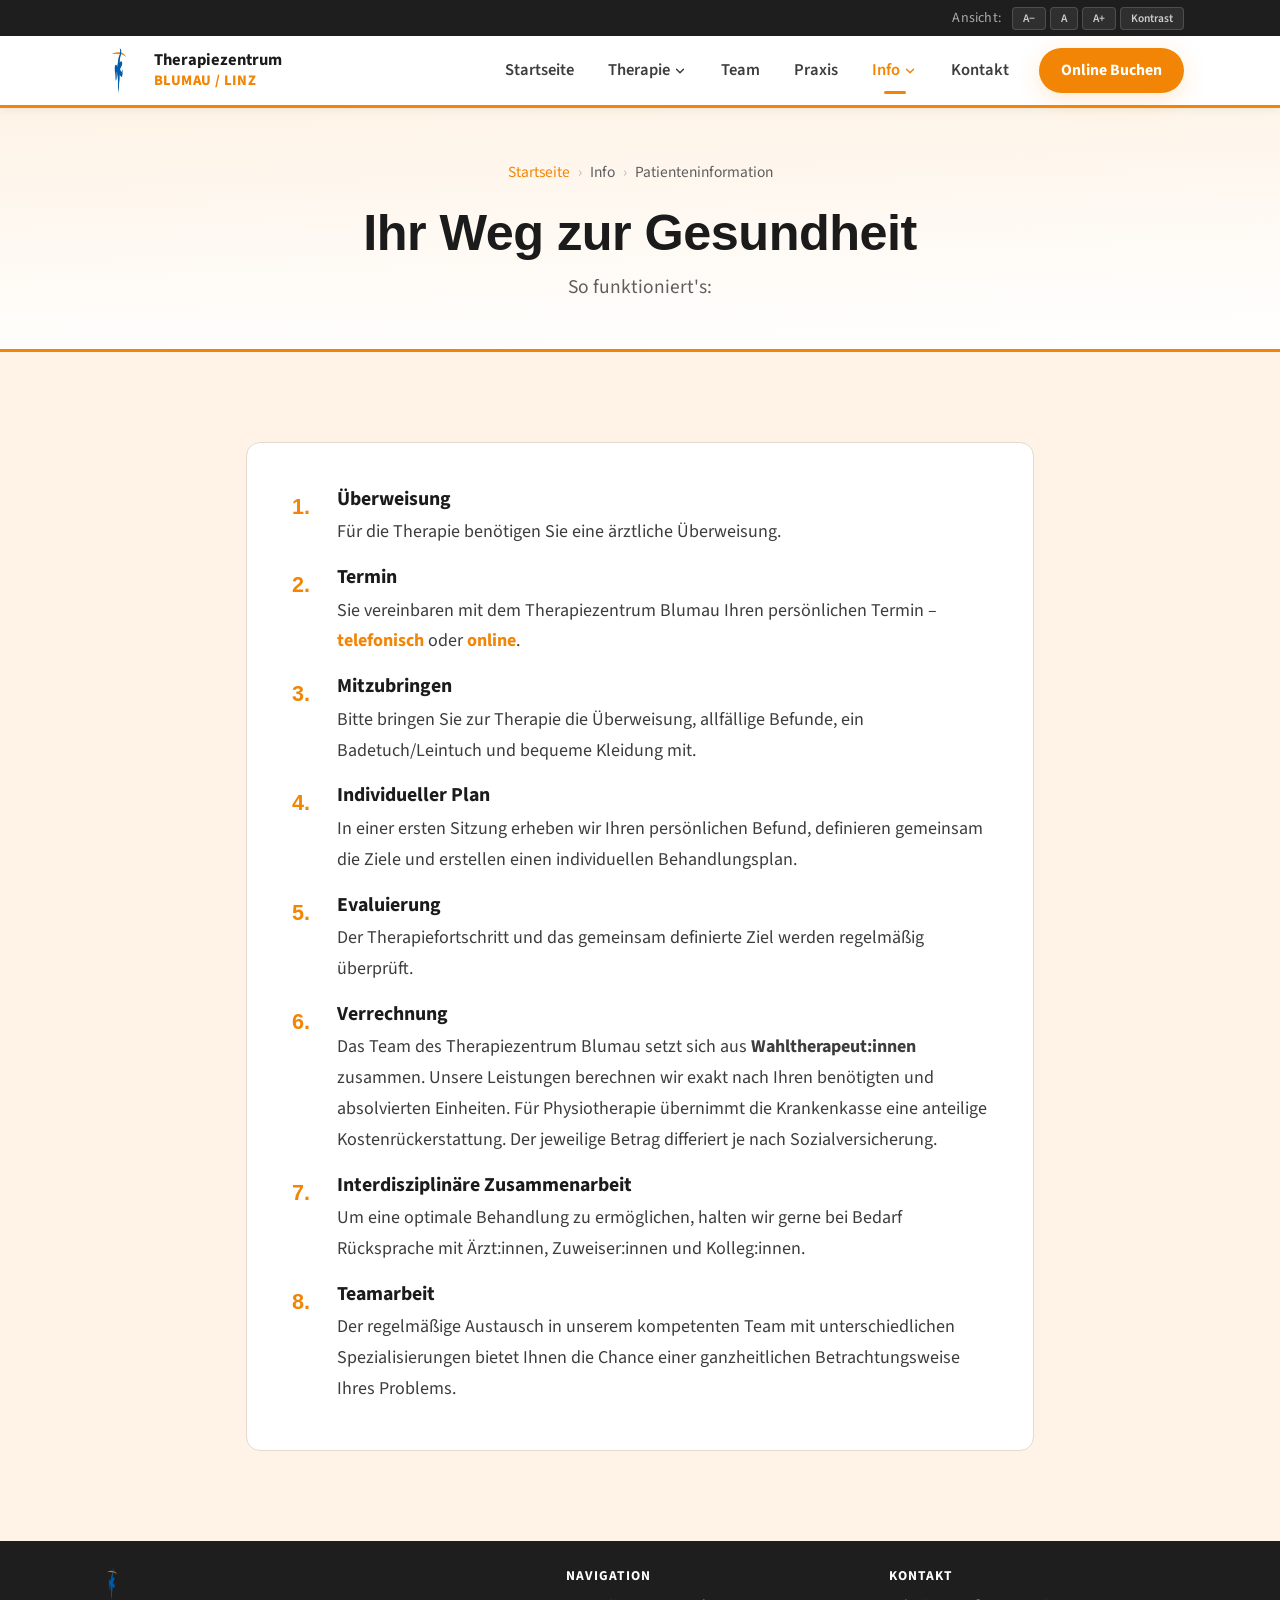
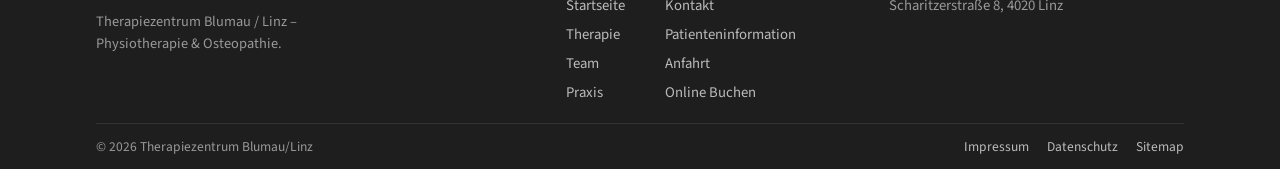
<file: patienteninformation.html>
<!DOCTYPE html>
<html lang="de">
<head>
  <meta charset="UTF-8">
  <meta name="viewport" content="width=device-width, initial-scale=1.0">
  <title>Patienteninformation – Therapiezentrum Blumau / Linz</title>
  <meta name="description" content="Ihr Weg zur Gesundheit im Therapiezentrum Blumau, Linz: von der Überweisung über den Termin bis zur Verrechnung.">
  <link rel="preconnect" href="https://fonts.googleapis.com">
  <link rel="preconnect" href="https://fonts.gstatic.com" crossorigin>
  <link href="https://fonts.googleapis.com/css2?family=Source+Sans+3:wght@400;500;600;700&display=swap" rel="stylesheet">
  <link rel="stylesheet" href="css/style.css">
</head>
<body>

  <div class="a11y-bar" role="toolbar" aria-label="Barrierefreiheit-Werkzeuge"><div class="container a11y-bar__inner"><span>Ansicht:</span><div class="a11y-bar__controls"><button onclick="adjustFontSize(-1)" aria-label="Schrift verkleinern">A−</button><button onclick="adjustFontSize(0)" aria-label="Schrift zurücksetzen">A</button><button onclick="adjustFontSize(1)" aria-label="Schrift vergrößern">A+</button><button onclick="toggleContrast()" id="contrastBtn" aria-label="Hohen Kontrast umschalten" aria-pressed="false">Kontrast</button></div></div></div>

  <header class="site-header"><div class="container site-header__inner"><a href="index.html" class="logo" aria-label="Startseite"><div class="logo__icon"><img src="images/logo 2011 Manderl rev00.png" alt="" aria-hidden="true"></div><div class="logo__text">Therapiezentrum<br><span>Blumau / Linz</span></div></a><button class="mobile-toggle" aria-label="Menü öffnen" aria-expanded="false"><span class="bar"></span><span class="bar"></span><span class="bar"></span></button><nav class="main-nav" aria-label="Hauptnavigation"><a href="index.html" class="main-nav__link">Startseite</a><div class="nav-dropdown"><a href="therapie.html" class="main-nav__link">Therapie <svg class="nav-caret" width="14" height="14" viewBox="0 0 24 24" fill="none" stroke="currentColor" stroke-width="2.5" stroke-linecap="round" stroke-linejoin="round" aria-hidden="true"><polyline points="6 9 12 15 18 9"/></svg></a><div class="nav-dropdown__panel" role="menu"><a href="therapie.html#beschwerdebilder" class="nav-dropdown__item" role="menuitem"><span class="nav-dropdown__item-icon"><svg width="14" height="14" viewBox="0 0 22 22" fill="none" aria-hidden="true"><circle cx="11" cy="11" r="5" fill="currentColor"/></svg></span>Beschwerdebilder</a><a href="therapie.html#physiotherapie" class="nav-dropdown__item" role="menuitem"><span class="nav-dropdown__item-icon"><svg width="14" height="14" viewBox="0 0 22 22" fill="none" aria-hidden="true"><circle cx="11" cy="11" r="5" fill="currentColor"/></svg></span>Physiotherapie</a><a href="therapie.html#osteopathie" class="nav-dropdown__item" role="menuitem"><span class="nav-dropdown__item-icon"><svg width="14" height="14" viewBox="0 0 22 22" fill="none" aria-hidden="true"><circle cx="11" cy="11" r="5" fill="currentColor"/></svg></span>Osteopathie</a></div></div><a href="team.html" class="main-nav__link">Team</a><a href="praxis.html" class="main-nav__link">Praxis</a><div class="nav-dropdown"><a href="patienteninformation.html" class="main-nav__link main-nav__link--active">Info <svg class="nav-caret" width="14" height="14" viewBox="0 0 24 24" fill="none" stroke="currentColor" stroke-width="2.5" stroke-linecap="round" stroke-linejoin="round" aria-hidden="true"><polyline points="6 9 12 15 18 9"/></svg></a><div class="nav-dropdown__panel" role="menu"><a href="patienteninformation.html" class="nav-dropdown__item" role="menuitem"><span class="nav-dropdown__item-icon"><svg width="14" height="14" viewBox="0 0 22 22" fill="none" aria-hidden="true"><circle cx="11" cy="11" r="5" fill="currentColor"/></svg></span>Patienteninformation</a><a href="anfahrt.html" class="nav-dropdown__item" role="menuitem"><span class="nav-dropdown__item-icon"><svg width="14" height="14" viewBox="0 0 22 22" fill="none" aria-hidden="true"><circle cx="11" cy="11" r="5" fill="currentColor"/></svg></span>Anfahrt</a></div></div><a href="kontakt.html" class="main-nav__link">Kontakt</a><a href="buchen.html" class="nav-cta">Online Buchen</a></nav></div></header>

  <main>
    <div class="page-header">
      <div class="container">
        <nav class="breadcrumb" aria-label="Breadcrumb"><a href="index.html">Startseite</a><span class="sep">›</span><span>Info</span><span class="sep">›</span><span>Patienteninformation</span></nav>
        <h1>Ihr Weg zur Gesundheit</h1>
        <p>So funktioniert's:</p>
      </div>
    </div>

    <!-- Ihr Weg zur Gesundheit -->
    <section id="ablauf" class="section bg-cream">
      <div class="container container--narrow">
        <div class="info-box info-box--white reveal" style="padding: 2.5rem;">
          <div class="step-list">
            <div class="step-list__item">
              <span class="step-list__num">1.</span>
              <div><h4>Überweisung</h4><p class="text-mid">Für die Therapie benötigen Sie eine ärztliche Überweisung.</p></div>
            </div>
            <div class="step-list__item">
              <span class="step-list__num">2.</span>
              <div><h4>Termin</h4><p class="text-mid">Sie vereinbaren mit dem Therapiezentrum Blumau Ihren persönlichen Termin – <a href="kontakt.html#direktkontakt" style="color: #f28505; font-weight: 700;">telefonisch</a> oder <a href="buchen.html" style="color: #f28505; font-weight: 700;">online</a>.</p></div>
            </div>
            <div class="step-list__item">
              <span class="step-list__num">3.</span>
              <div><h4>Mitzubringen</h4><p class="text-mid">Bitte bringen Sie zur Therapie die Überweisung, allfällige Befunde, ein Badetuch/Leintuch und bequeme Kleidung mit.</p></div>
            </div>
            <div class="step-list__item">
              <span class="step-list__num">4.</span>
              <div><h4>Individueller Plan</h4><p class="text-mid">In einer ersten Sitzung erheben wir Ihren persönlichen Befund, definieren gemeinsam die Ziele und erstellen einen individuellen Behandlungsplan.</p></div>
            </div>
            <div class="step-list__item">
              <span class="step-list__num">5.</span>
              <div><h4>Evaluierung</h4><p class="text-mid">Der Therapiefortschritt und das gemeinsam definierte Ziel werden regelmäßig überprüft.</p></div>
            </div>
            <div class="step-list__item">
              <span class="step-list__num">6.</span>
              <div><h4>Verrechnung</h4><p class="text-mid">Das Team des Therapiezentrum Blumau setzt sich aus <strong>Wahltherapeut:innen</strong> zusammen. Unsere Leistungen berechnen wir exakt nach Ihren benötigten und absolvierten Einheiten. Für Physiotherapie übernimmt die Krankenkasse eine anteilige Kostenrückerstattung. Der jeweilige Betrag differiert je nach Sozialversicherung.</p></div>
            </div>
            <div class="step-list__item">
              <span class="step-list__num">7.</span>
              <div><h4>Interdisziplinäre Zusammenarbeit</h4><p class="text-mid">Um eine optimale Behandlung zu ermöglichen, halten wir gerne bei Bedarf Rücksprache mit Ärzt:innen, Zuweiser:innen und Kolleg:innen.</p></div>
            </div>
            <div class="step-list__item">
              <span class="step-list__num">8.</span>
              <div><h4>Teamarbeit</h4><p class="text-mid">Der regelmäßige Austausch in unserem kompetenten Team mit unterschiedlichen Spezialisierungen bietet Ihnen die Chance einer ganzheitlichen Betrachtungsweise Ihres Problems.</p></div>
            </div>
          </div>
        </div>
      </div>
    </section>

  </main>

  <footer class="site-footer"><div class="container"><div class="site-footer__grid"><div class="site-footer__brand"><div class="logo__icon"><img src="images/logo 2011 Manderl rev00.png" alt="" aria-hidden="true"></div><p>Therapiezentrum Blumau / Linz – Physiotherapie & Osteopathie.</p></div><nav aria-label="Footer Navigation"><h4>Navigation</h4><ul><li><a href="index.html">Startseite</a></li><li><a href="therapie.html">Therapie</a></li><li><a href="team.html">Team</a></li><li><a href="praxis.html">Praxis</a></li><li><a href="kontakt.html">Kontakt</a></li><li><a href="patienteninformation.html">Patienteninformation</a></li><li><a href="anfahrt.html">Anfahrt</a></li><li><a href="buchen.html">Online Buchen</a></li></ul></nav><div><h4>Kontakt</h4><ul><li>Scharitzerstraße 8, 4020 Linz</li></ul></div></div><div class="site-footer__bottom"><span>© 2026 Therapiezentrum Blumau/Linz</span><div class="site-footer__bottom-links"><a href="#">Impressum</a><a href="#">Datenschutz</a><a href="#">Sitemap</a></div></div></div></footer>
  <script src="js/main.js"></script>
</body>
</html>
</file>
<file: css/style.css>
@charset "UTF-8";
*, *::before, *::after {
  box-sizing: border-box;
  margin: 0;
  padding: 0;
}

:root {
  --font-scale: 1;
}

html {
  font-size: calc(18px * var(--font-scale));
  scroll-behavior: smooth;
  scroll-padding-top: 92px;
  -webkit-text-size-adjust: 100%;
}

body {
  font-family: "Source Sans 3", "Segoe UI", Helvetica, Arial, sans-serif;
  background-color: #ffffff;
  color: #1b1b1b;
  line-height: 1.72;
  -webkit-font-smoothing: antialiased;
  -moz-osx-font-smoothing: grayscale;
  overflow-x: hidden;
}

img, picture, video, svg {
  display: block;
  max-width: 100%;
  height: auto;
}

a {
  text-decoration: none;
  color: inherit;
  transition: color 0.3s cubic-bezier(0.22, 1, 0.36, 1), background 0.3s cubic-bezier(0.22, 1, 0.36, 1), border-color 0.3s cubic-bezier(0.22, 1, 0.36, 1), box-shadow 0.3s cubic-bezier(0.22, 1, 0.36, 1), transform 0.3s cubic-bezier(0.22, 1, 0.36, 1);
}

ul, ol {
  list-style: none;
}

button {
  font-family: inherit;
  cursor: pointer;
}

address {
  font-style: normal;
}

hr {
  border: none;
  border-top: 1px solid #f0e8dd;
  margin: 1.5rem 0;
}

::selection {
  background: rgba(242, 133, 5, 0.18);
  color: #1b1b1b;
}

:focus-visible {
  outline: 3px solid #f28505;
  outline-offset: 2px;
  border-radius: 4px;
}

h1, h2, h3, h4, h5, h6 {
  font-family: "Arial", Helvetica, sans-serif;
  font-weight: 700;
  line-height: 1.2;
  color: #1b1b1b;
}

h1 {
  font-size: 2.8rem;
  letter-spacing: -0.5px;
}

h2 {
  font-size: 2rem;
  letter-spacing: -0.3px;
}

h3 {
  font-size: 1.35rem;
}

h4 {
  font-size: 1.1rem;
  font-family: "Source Sans 3", sans-serif;
  font-weight: 700;
}

p {
  margin-bottom: 1rem;
}
p:last-child {
  margin-bottom: 0;
}

.text-sm {
  font-size: 0.88rem;
}

.text-lg {
  font-size: 1.15rem;
}

.text-xl {
  font-size: 1.35rem;
}

.text-soft {
  color: #5e5e5e;
}

.text-mid {
  color: #3d3d3d;
}

.text-orange {
  color: #f28505;
}

.font-bold {
  font-weight: 700;
}

.container {
  width: 92%;
  max-width: 1120px;
  margin-left: auto;
  margin-right: auto;
  padding-left: 16px;
  padding-right: 16px;
}

.container--narrow {
  max-width: 820px;
}

.container--wide {
  max-width: 1280px;
}

.grid {
  display: grid;
  gap: 2rem;
}
.grid--2 {
  grid-template-columns: repeat(2, 1fr);
}
.grid--3 {
  grid-template-columns: repeat(3, 1fr);
}
/* Weniger als 3 Karten: mittig statt linksbündig */
.grid--zentriert {
  grid-template-columns: repeat(auto-fit, minmax(260px, 360px));
  justify-content: center;
}
.grid--2-1 {
  grid-template-columns: 1.4fr 0.6fr;
}
.grid--1-1 {
  grid-template-columns: 1fr 1fr;
}
.grid--sidebar {
  grid-template-columns: 1.3fr 0.7fr;
  gap: 3rem;
}

.flex {
  display: flex;
}

.flex-wrap {
  flex-wrap: wrap;
}

.flex-col {
  flex-direction: column;
}

.items-center {
  align-items: center;
}

.items-start {
  align-items: flex-start;
}

.justify-between {
  justify-content: space-between;
}

.justify-center {
  justify-content: center;
}

.gap-xs {
  gap: 0.5rem;
}

.gap-sm {
  gap: 0.75rem;
}

.gap-md {
  gap: 1rem;
}

.gap-lg {
  gap: 1.5rem;
}

.gap-xl {
  gap: 2rem;
}

.text-center {
  text-align: center;
}

.mt-1 {
  margin-top: 0.5rem;
}

.mt-2 {
  margin-top: 1rem;
}

.mt-3 {
  margin-top: 1.5rem;
}

.mt-4 {
  margin-top: 2rem;
}

.mt-6 {
  margin-top: 3rem;
}

.mt-8 {
  margin-top: 4rem;
}

.mb-1 {
  margin-bottom: 0.5rem;
}

.mb-2 {
  margin-bottom: 1rem;
}

.mb-3 {
  margin-bottom: 1.5rem;
}

.mb-4 {
  margin-bottom: 2rem;
}

.mb-6 {
  margin-bottom: 3rem;
}

.pt-0 {
  padding-top: 0;
}

.pb-0 {
  padding-bottom: 0;
}

.a11y-bar {
  background: #1e1e1e;
  color: #aaa;
  padding: 6px 0;
  font-size: 0.78rem;
  letter-spacing: 0.2px;
}
.a11y-bar__inner {
  display: flex;
  justify-content: flex-end;
  align-items: center;
  gap: 10px;
}
.a11y-bar__controls {
  display: flex;
  gap: 4px;
}
.a11y-bar button {
  background: rgba(255, 255, 255, 0.08);
  border: 1px solid rgba(255, 255, 255, 0.15);
  color: #ccc;
  padding: 2px 10px;
  border-radius: 4px;
  font-size: 0.82em;
  font-weight: 600;
  transition: 0.3s cubic-bezier(0.22, 1, 0.36, 1);
}
.a11y-bar button:hover, .a11y-bar button:focus-visible {
  background: #f28505;
  color: #ffffff;
  border-color: #f28505;
}

.site-header {
  background: #ffffff;
  position: sticky;
  top: 0;
  z-index: 1000;
  height: 72px;
  display: flex;
  align-items: center;
  border-bottom: 3px solid #f28505;
  box-shadow: 0 2px 8px rgba(0, 0, 0, 0.06);
}
.site-header__inner {
  display: flex;
  justify-content: space-between;
  align-items: center;
  width: 100%;
}

.logo {
  display: flex;
  align-items: center;
  gap: 12px;
  flex-shrink: 0;
}
.logo__icon {
  width: 46px;
  height: 46px;
  background: transparent;
  color: #ffffff;
  display: flex;
  align-items: center;
  justify-content: center;
  border-radius: 6px;
  font-family: "Arial", Helvetica, sans-serif;
  font-weight: 900;
  font-size: 1.55rem;
}
.logo__text {
  font-size: 0.92rem;
  font-weight: 700;
  line-height: 1.18;
  color: #1b1b1b;
}
.logo__text span {
  color: #f28505;
  font-weight: 800;
  text-transform: uppercase;
  letter-spacing: 0.4px;
  font-size: 0.88em;
}

.main-nav {
  display: flex;
  align-items: center;
  gap: 2px;
}
.main-nav__link {
  padding: 8px 16px;
  font-weight: 600;
  font-size: 0.92rem;
  color: #3d3d3d;
  border-radius: 8px;
  position: relative;
}
.main-nav__link:hover {
  color: #f28505;
  background: rgba(242, 133, 5, 0.05);
}
.main-nav__link--active {
  color: #f28505;
}
.main-nav__link--active::after {
  content: "";
  position: absolute;
  bottom: -1px;
  left: 50%;
  transform: translateX(-50%);
  width: 22px;
  height: 3px;
  background: #f28505;
  border-radius: 2px;
}

.nav-cta {
  display: inline-flex;
  align-items: center;
  gap: 6px;
  background: #f28505;
  color: #ffffff;
  padding: 9px 22px;
  border-radius: 100px;
  font-weight: 700;
  font-size: 0.88rem;
  margin-left: 12px;
  white-space: nowrap;
  box-shadow: 0 6px 24px rgba(242, 133, 5, 0.18);
}
.nav-cta:hover {
  background: #b86600;
  color: #ffffff;
  transform: translateY(-1px);
  box-shadow: 0 8px 28px rgba(242, 133, 5, 0.25);
}

.mobile-toggle {
  display: none;
  background: none;
  border: none;
  padding: 8px;
  z-index: 1100;
}
.mobile-toggle .bar {
  display: block;
  width: 26px;
  height: 3px;
  margin: 5px 0;
  background: #1b1b1b;
  border-radius: 2px;
  transition: 0.3s cubic-bezier(0.22, 1, 0.36, 1);
}
.mobile-toggle.is-open .bar:nth-child(1) {
  transform: rotate(45deg) translate(5px, 6px);
}
.mobile-toggle.is-open .bar:nth-child(2) {
  opacity: 0;
}
.mobile-toggle.is-open .bar:nth-child(3) {
  transform: rotate(-45deg) translate(6px, -7px);
}

.btn {
  display: inline-flex;
  align-items: center;
  justify-content: center;
  gap: 8px;
  padding: 13px 28px;
  border-radius: 100px;
  font-weight: 700;
  font-size: 0.92rem;
  border: 2px solid transparent;
  cursor: pointer;
  text-align: center;
  line-height: 1.2;
  transition: 0.3s cubic-bezier(0.22, 1, 0.36, 1);
}
.btn--primary {
  background: #f28505;
  color: #ffffff;
  box-shadow: 0 6px 24px rgba(242, 133, 5, 0.18);
}
.btn--primary:hover {
  background: #b86600;
  color: #ffffff;
  transform: translateY(-2px);
  box-shadow: 0 10px 32px rgba(242, 133, 5, 0.28);
}
.btn--outline {
  border-color: #f28505;
  color: #b86600;
  background: transparent;
}
.btn--outline:hover {
  background: #f28505;
  color: #ffffff;
  border-color: #f28505;
}
.btn--white {
  background: #ffffff;
  color: #f28505;
  border-color: #ffffff;
}
.btn--white:hover {
  background: #fef3e6;
  color: #b86600;
}
.btn--white-outline {
  background: transparent;
  color: #ffffff;
  border-color: rgba(255, 255, 255, 0.6);
}
.btn--white-outline:hover {
  background: rgba(255, 255, 255, 0.15);
  border-color: #ffffff;
  color: #ffffff;
}
.btn--ghost {
  border-color: rgba(255, 255, 255, 0.5);
  color: #ffffff;
  background: transparent;
}
.btn--ghost:hover {
  background: rgba(255, 255, 255, 0.12);
  border-color: #ffffff;
  color: #ffffff;
}
.btn--sm {
  padding: 9px 20px;
  font-size: 0.86rem;
}
.btn--full {
  width: 100%;
}

.section {
  padding: 5rem 0;
}

.section-header {
  text-align: center;
  margin-bottom: 3rem;
}
.section-header h2 {
  margin-bottom: 0.6rem;
}
.section-header p {
  font-size: 1.08rem;
  color: #5e5e5e;
  max-width: 560px;
  margin: 0 auto;
}
.section-header__line {
  display: block;
  width: 52px;
  height: 4px;
  background: #f28505;
  border-radius: 2px;
  margin: 1rem auto 0;
}

.bg-cream {
  background: #fef3e6;
}

.bg-white {
  background: #ffffff;
}

.bg-off {
  background: #fafaf7;
}

.page-header {
  background: linear-gradient(178deg, #fef3e6 0%, #ffffff 100%);
  padding: 2.8rem 0 2.5rem;
  border-bottom: 3px solid #f28505;
  text-align: center;
}
.page-header h1 {
  margin-bottom: 0.4rem;
}
.page-header p {
  color: #5e5e5e;
  font-size: 1.08rem;
}

.breadcrumb {
  display: flex;
  justify-content: center;
  align-items: center;
  gap: 8px;
  margin-bottom: 1rem;
  font-size: 0.86rem;
  color: #5e5e5e;
}
.breadcrumb a {
  color: #f28505;
}
.breadcrumb a:hover {
  text-decoration: underline;
}
.breadcrumb .sep {
  color: #bbb;
}

.hero {
  padding: 3.5rem 0 4.5rem;
  background: linear-gradient(178deg, #fef3e6 0%, #ffffff 55%, rgba(242, 133, 5, 0.02) 100%);
  position: relative;
  overflow: hidden;
}
.hero::before {
  content: "";
  position: absolute;
  top: -80px;
  right: -80px;
  width: 380px;
  height: 380px;
  background: radial-gradient(circle, rgba(242, 133, 5, 0.06) 0%, transparent 70%);
  border-radius: 50%;
  pointer-events: none;
}
.hero h1 {
  font-size: 3rem;
  margin-bottom: 1rem;
}
.hero h1 .accent {
  color: #f28505;
}
.hero__welcome {
  font-family: "Arial", Helvetica, sans-serif;
  font-size: 3.2rem;
  font-weight: 800;
  letter-spacing: 0.5px;
  line-height: 1.1;
  text-transform: uppercase;
  margin-bottom: 1.4rem;
  position: relative;
  padding-bottom: 0.9rem;
  text-align: center;
  color: #1b1b1b;
}
.hero__welcome::after {
  content: "";
  display: block;
  width: 120px;
  height: 5px;
  background: #f28505;
  border-radius: 4px;
  margin: 1.1rem auto 0;
}
.hero__welcome .accent {
  display: inline-block;
  color: #f28505;
  letter-spacing: 1.5px;
}
/* Willkommen: schlicht, beim Darüberfahren mit der Maus Überblendung zur Handschrift.
   Beide Fassungen liegen übereinander, damit beim Wechsel nichts springt. */
.hero__welcome--wechsel {
  display: grid;
  justify-items: center;
  text-transform: none;
  letter-spacing: 0;
  color: #3d3d3d;
}
.hero__welcome--wechsel::after {
  transition: transform 0.4s ease, width 0.4s ease;
}
.hero__welcome-text {
  grid-area: 1 / 1;
  align-self: center;
  transition: opacity 0.4s ease;
}
.hero__welcome-text .accent {
  letter-spacing: 0;
}
.hero__welcome-text--schlicht {
  font-family: "Source Sans 3", "Segoe UI", Helvetica, Arial, sans-serif;
  font-weight: 700;
}
.hero__welcome-text--verspielt {
  font-family: "Caveat", "Segoe Script", cursive;
  font-size: 1.2em;
  font-weight: 700;
  line-height: 1;
  opacity: 0;
}
.hero__welcome-text--verspielt .accent {
  font-size: 1.15em;
}
.hero__welcome--wechsel:hover .hero__welcome-text--schlicht {
  opacity: 0;
}
.hero__welcome--wechsel:hover .hero__welcome-text--verspielt {
  opacity: 1;
}
.hero__welcome--wechsel:hover::after {
  width: 160px;
  transform: rotate(-2deg);
}
@media (prefers-reduced-motion: reduce) {
  .hero__welcome-text, .hero__welcome--wechsel::after {
    transition: none;
  }
}
.hero__lead {
  font-size: 1.15rem;
  color: #5e5e5e;
  max-width: 520px;
  margin-bottom: 1.4rem;
  line-height: 1.75;
}
.hero__lead--center {
  text-align: center;
  margin-left: auto;
  margin-right: auto;
  font-size: 1.25rem;
  color: #3d3d3d;
}
.hero__lead--center strong {
  color: #b86600;
  font-size: 1.35rem;
}
.hero__body-text {
  font-size: 1.15rem;
  color: #3d3d3d;
  line-height: 1.75;
  max-width: 640px;
  margin: 0 auto 1.2rem;
}
.text-justify {
  text-align: justify;
  hyphens: auto;
}
/* Am Handy zentriert: Blocksatz macht dort zu große Wortlücken */
@media (max-width: 600px) {
  .text-justify {
    text-align: center;
  }
}
.hero__phone-hint {
  margin-top: 0.5rem;
  margin-bottom: 1.5rem;
  font-size: 0.92rem;
  color: #6b6b6b;
  text-align: center;
}
.hero__phone-hint a {
  color: #f28505;
  font-weight: 700;
  text-decoration: underline;
}
.hero__phone-hint a:hover {
  color: #b86600;
}
.hero__actions {
  display: flex;
  gap: 14px;
  flex-wrap: wrap;
  margin: 0 auto 1rem;
  justify-content: center;
}
.hero__badge {
  display: inline-flex;
  align-items: center;
  gap: 10px;
  background: #ffffff;
  border: 1px solid #e4d9cc;
  border-left: 4px solid #f28505;
  padding: 14px 20px;
  border-radius: 8px;
  font-size: 0.9rem;
  box-shadow: 0 1px 3px rgba(0, 0, 0, 0.04);
}

.info-card {
  background: #ffffff;
  border: 1px solid #e4d9cc;
  border-top: 5px solid #f28505;
  border-radius: 14px;
  padding: 2rem;
  box-shadow: 0 6px 20px rgba(0, 0, 0, 0.07);
}
.info-card h3 {
  color: #f28505;
  font-size: 1.2rem;
  margin-bottom: 0.8rem;
}
.info-card__text {
  font-size: 0.92rem;
  color: #5e5e5e;
  margin-bottom: 1.2rem;
}
.info-card__list li {
  display: flex;
  justify-content: space-between;
  align-items: center;
  padding: 9px 0;
  border-bottom: 1px solid #f0e8dd;
  font-size: 0.92rem;
}
.info-card__list li:last-child {
  border-bottom: none;
}
.info-card__list li a {
  font-weight: 700;
  color: #1b1b1b;
}
.info-card__list li a:hover {
  color: #f28505;
}
.info-card__address {
  margin-top: 1.2rem;
  padding: 12px 14px;
  background: #fef3e6;
  border-radius: 8px;
  font-size: 0.88rem;
  color: #5e5e5e;
  line-height: 1.6;
}

.service-card {
  background: #ffffff;
  border: 1px solid #e4d9cc;
  border-radius: 14px;
  padding: 2rem 1.8rem;
  position: relative;
  overflow: hidden;
  transition: transform 0.3s cubic-bezier(0.22, 1, 0.36, 1), box-shadow 0.3s cubic-bezier(0.22, 1, 0.36, 1), border-color 0.3s cubic-bezier(0.22, 1, 0.36, 1);
}
.service-card::before {
  content: "";
  position: absolute;
  top: 0;
  left: 0;
  right: 0;
  height: 4px;
  background: #f28505;
  transform: scaleX(0);
  transform-origin: left;
  transition: transform 0.4s cubic-bezier(0.22, 1, 0.36, 1);
}
.service-card:hover {
  transform: translateY(-6px);
  box-shadow: 0 12px 40px rgba(0, 0, 0, 0.09);
  border-color: rgba(242, 133, 5, 0.25);
}
.service-card:hover::before {
  transform: scaleX(1);
}
.service-card__icon {
  font-size: 2.6rem;
  margin-bottom: 1rem;
  display: block;
  line-height: 1;
}
.service-card h3 {
  margin-bottom: 0.6rem;
}
.service-card p {
  color: #5e5e5e;
  font-size: 0.94rem;
  margin-bottom: 1rem;
}
.service-card ul {
  padding-left: 1.1rem;
  list-style: disc;
}
.service-card ul li {
  color: #5e5e5e;
  font-size: 0.88rem;
  margin-bottom: 4px;
}

.team-card {
  background: #fef3e6;
  border: 1px solid #e4d9cc;
  border-radius: 14px;
  padding: 1.5rem 1.8rem;
  display: flex;
  justify-content: space-between;
  align-items: center;
  flex-wrap: wrap;
  gap: 1rem;
  transition: border-color 0.3s cubic-bezier(0.22, 1, 0.36, 1), box-shadow 0.3s cubic-bezier(0.22, 1, 0.36, 1);
}
.team-card:hover {
  border-color: rgba(242, 133, 5, 0.3);
  box-shadow: 0 2px 8px rgba(0, 0, 0, 0.06);
}
.team-card__role {
  display: inline-block;
  background: rgba(242, 133, 5, 0.12);
  color: #b86600;
  font-size: 0.72rem;
  font-weight: 700;
  padding: 3px 12px;
  border-radius: 100px;
  text-transform: uppercase;
  letter-spacing: 0.5px;
  margin-bottom: 4px;
}
.team-card h4 {
  margin-bottom: 2px;
}
.team-card__spec {
  font-size: 0.9rem;
  color: #5e5e5e;
}
.team-card__bio {
  font-size: 0.86rem;
  color: #5e5e5e;
  margin-top: 0.5rem;
}
.team-card__actions {
  display: flex;
  gap: 10px;
  flex-wrap: wrap;
}

.phone-btn {
  display: inline-flex;
  align-items: center;
  gap: 6px;
  padding: 9px 18px;
  background: #ffffff;
  border: 1px solid #e4d9cc;
  border-radius: 100px;
  font-weight: 700;
  font-size: 0.88rem;
  color: #1b1b1b;
  transition: 0.3s cubic-bezier(0.22, 1, 0.36, 1);
}
/* Bei Therapeut:innen ohne Online-Buchung ist der Telefon-Button der Haupt-Button: orange */
.phone-btn--orange {
  background: #f28505;
  border-color: #f28505;
  color: #ffffff;
}
.phone-btn.phone-btn--orange:hover {
  background: #b86600;
  border-color: #b86600;
  color: #ffffff;
}
.phone-btn:hover {
  border-color: #f28505;
  color: #f28505;
  box-shadow: 0 2px 8px rgba(0, 0, 0, 0.06);
}
.phone-btn--filled {
  background: #f28505;
  color: #ffffff;
  border-color: #f28505;
}
.phone-btn--filled:hover {
  background: #b86600;
  color: #ffffff;
  border-color: #b86600;
}

.cta-banner {
  padding: 4rem 0;
  background: linear-gradient(135deg, #f28505 0%, #b86600 100%);
  color: #ffffff;
  text-align: center;
}
.cta-banner h2 {
  color: #ffffff;
  font-size: 2rem;
  margin-bottom: 0.8rem;
}
.cta-banner p {
  font-size: 1.08rem;
  opacity: 0.92;
  max-width: 520px;
  margin: 0 auto 2rem;
}
.cta-banner__actions {
  display: flex;
  gap: 14px;
  justify-content: center;
  flex-wrap: wrap;
}

.therapy-detail {
  background: #ffffff;
  border: 1px solid #e4d9cc;
  border-radius: 14px;
  padding: 2.5rem;
  margin-bottom: 2.5rem;
}
.therapy-detail__header {
  display: flex;
  align-items: center;
  gap: 14px;
  margin-bottom: 1.2rem;
}
.therapy-detail__header .icon {
  font-size: 2.4rem;
  line-height: 1;
}
.therapy-detail__header h2 {
  margin-bottom: 0;
}
.therapy-detail p {
  color: #3d3d3d;
  line-height: 1.8;
}
/* ── Beschwerdebilder: Karussell (Liste Zeilen 18, 78, 79, 81) ──
   Ein Hauptbild in der Mitte (so groß wie die Bilder auf der Startseite),
   links und rechts ein halbes, unscharfes Vorschaubild. Endlos, nur per Klick,
   kein Effekt beim Darüberfahren mit der Maus. */
.complaint-carousel {
  --sw: 272px;   /* Breite Hauptbild */
  --sh: 160px;   /* Höhe Hauptbild */
  --gap: 16px;
  position: relative;
  max-width: calc(2 * var(--sw) + 2 * var(--gap));
  height: var(--sh);
  margin: 0 auto 2.5rem;
}
.complaint-carousel__track {
  position: relative;
  height: 100%;
  overflow: hidden;
  list-style: none;
  margin: 0;
  padding: 0;
}
.complaint-card {
  position: absolute;
  top: 0;
  left: 50%;
  width: var(--sw);
  height: 100%;
  transform: translateX(-50%);
  border-radius: 12px;
  overflow: hidden;
  background-size: cover;
  background-position: center;
  opacity: 0;
  pointer-events: none;
  transition: left 0.45s cubic-bezier(0.22, 1, 0.36, 1),
              opacity 0.45s ease,
              filter 0.45s ease;
}
.complaint-card.is-current {
  opacity: 1;
  z-index: 2;
}
.complaint-card.is-prev,
.complaint-card.is-next {
  opacity: 0.75;
  filter: blur(3px);
  pointer-events: auto;
  cursor: pointer;
  z-index: 1;
}
.complaint-card.is-prev  { left: calc(50% - var(--sw) - var(--gap)); }
.complaint-card.is-next  { left: calc(50% + var(--sw) + var(--gap)); }
.complaint-card.is-before { left: calc(50% - 2 * (var(--sw) + var(--gap))); }
.complaint-card.is-after  { left: calc(50% + 2 * (var(--sw) + var(--gap))); }
.complaint-card.is-prev span,
.complaint-card.is-next span { opacity: 0; }
.complaint-carousel__btn {
  position: absolute;
  top: 50%;
  transform: translateY(-50%);
  z-index: 3;
  width: 42px;
  height: 42px;
  border: none;
  border-radius: 50%;
  background: #ffffff;
  color: #f28505;
  box-shadow: 0 2px 10px rgba(0, 0, 0, 0.2);
  display: flex;
  align-items: center;
  justify-content: center;
  cursor: pointer;
}
.complaint-carousel__btn--prev { left: 6px; }
.complaint-carousel__btn--next { right: 6px; }
.complaint-carousel__btn:focus-visible {
  outline: 3px solid #f28505;
  outline-offset: 2px;
}
@media (max-width: 600px) {
  .complaint-carousel {
    --sw: 76%;
    --sh: 150px;
    --gap: 10px;
    max-width: 100%;
  }
  .complaint-carousel__btn { width: 36px; height: 36px; }
  .complaint-carousel__btn--prev { left: 2px; }
  .complaint-carousel__btn--next { right: 2px; }
}
@media (prefers-reduced-motion: reduce) {
  .complaint-card { transition: none; }
}
.sr-only {
  position: absolute;
  width: 1px;
  height: 1px;
  padding: 0;
  margin: -1px;
  overflow: hidden;
  clip: rect(0, 0, 0, 0);
  white-space: nowrap;
  border: 0;
}
/* Therapie: Kopfbereich schmäler, Schrift kleiner (Zeile 81) */
.page-header--kompakt {
  padding: 1.4rem 0 1.2rem;
}
.page-header--kompakt h1 {
  font-size: 2rem;
}
.page-header--kompakt + .section {
  padding-top: 2rem;
}
.complaint-card::after {
  content: '';
  position: absolute;
  inset: 0;
  background: linear-gradient(
    to top,
    rgba(15, 7, 0, 0.78) 0%,
    rgba(15, 7, 0, 0.28) 55%,
    rgba(15, 7, 0, 0.04) 100%
  );
}
.complaint-card span {
  position: absolute;
  bottom: 0;
  left: 0;
  right: 0;
  padding: 0.7rem 0.85rem;
  color: #ffffff;
  font-size: 0.8rem;
  font-weight: 600;
  line-height: 1.35;
  z-index: 1;
}

/* ── Therapy accordion checklist ────────────────────────── */
.therapy-detail__list {
  display: grid;
  grid-template-columns: repeat(auto-fit, minmax(210px, 1fr));
  gap: 10px;
  margin-top: 1.4rem;
}
.therapy-detail__list li {
  display: flex;
  align-items: center;
  gap: 10px;
  padding: 10px 14px;
  background: #fef3e6;
  border-radius: 8px;
  font-size: 0.92rem;
  font-weight: 500;
}
.therapy-detail__list li::before {
  content: "✓";
  color: #f28505;
  font-weight: 800;
  flex-shrink: 0;
}

.info-box {
  padding: 2rem;
  border-radius: 14px;
  border: 1px solid #e4d9cc;
}
.info-box--cream {
  background: #fef3e6;
}
.info-box--white {
  background: #ffffff;
}
.info-box--orange {
  background: #fef3e6;
  border-color: #f28505;
  border-width: 2px;
}
.info-box--accent {
  background: #fef3e6;
  border-left: 4px solid #f28505;
}
.info-box h3 {
  margin-bottom: 0.8rem;
}
.info-box h4 {
  margin-bottom: 0.3rem;
}

.contact-block .phone-lg {
  font-family: "Arial", Helvetica, sans-serif;
  font-size: 1.6rem;
  font-weight: 700;
  color: #f28505;
  display: inline-block;
  margin: 8px 0;
}
.contact-block .phone-lg:hover {
  color: #b86600;
}
.contact-block .directions {
  margin-top: 1.5rem;
  padding: 1.4rem;
  background: #fef3e6;
  border-radius: 14px;
  border: 1px solid #e4d9cc;
}

.map-wrapper {
  border-radius: 14px;
  overflow: hidden;
  box-shadow: 0 6px 20px rgba(0, 0, 0, 0.07);
  min-height: 380px;
  background: #eee;
}
.map-wrapper iframe {
  width: 100%;
  height: 100%;
  min-height: 380px;
  border: 0;
  display: block;
}

.booking-frame {
  border-radius: 14px;
  overflow: hidden;
  box-shadow: 0 12px 40px rgba(0, 0, 0, 0.09);
  background: #ffffff;
  border: 1px solid #e4d9cc;
}
.booking-frame iframe {
  width: 100%;
  min-height: 700px;
  border: 0;
  display: block;
}

.steps-grid {
  display: grid;
  grid-template-columns: repeat(3, 1fr);
  gap: 1.5rem;
  margin-bottom: 2.5rem;
}

.step-card {
  background: #ffffff;
  border: 1px solid #e4d9cc;
  border-radius: 14px;
  padding: 1.8rem;
  text-align: center;
}
.step-card__num {
  font-size: 2rem;
  margin-bottom: 0.8rem;
  display: block;
}
.step-card h3 {
  margin-bottom: 0.4rem;
  font-size: 1.05rem;
}
.step-card p {
  font-size: 0.86rem;
  color: #5e5e5e;
}

.values-grid {
  display: grid;
  grid-template-columns: repeat(2, 1fr);
  gap: 1rem;
}

.value-card {
  padding: 1.5rem;
  text-align: center;
  border-radius: 14px;
  background: #fef3e6;
  border: 1px solid #e4d9cc;
  transition: transform 0.3s cubic-bezier(0.22, 1, 0.36, 1);
}
.value-card:hover {
  transform: translateY(-3px);
}
.value-card__icon {
  font-size: 2.4rem;
  margin-bottom: 0.6rem;
  display: block;
}
.value-card h4 {
  font-size: 0.92rem;
  margin-bottom: 0.2rem;
}
.value-card p {
  font-size: 0.78rem;
  color: #5e5e5e;
}

.feature-item {
  display: flex;
  gap: 1rem;
  align-items: flex-start;
  padding: 1rem 1.2rem;
  border-radius: 8px;
  background: #fef3e6;
  margin-bottom: 0.8rem;
}
.feature-item__icon {
  font-size: 1.6rem;
  flex-shrink: 0;
  line-height: 1.4;
}
.feature-item h4 {
  margin-bottom: 0.15rem;
}
.feature-item p {
  font-size: 0.9rem;
  color: #5e5e5e;
  margin-bottom: 0;
}

.room-card {
  background: #ffffff;
  border-radius: 14px;
  overflow: hidden;
  border: 1px solid #e4d9cc;
  transition: transform 0.3s cubic-bezier(0.22, 1, 0.36, 1), box-shadow 0.3s cubic-bezier(0.22, 1, 0.36, 1);
}
.room-card:hover {
  transform: translateY(-4px);
  box-shadow: 0 6px 20px rgba(0, 0, 0, 0.07);
}
.room-card__visual {
  height: 180px;
  display: flex;
  align-items: center;
  justify-content: center;
  background: linear-gradient(135deg, #fef3e6, #fde8cc);
  font-size: 3.5rem;
}
.room-card__body {
  padding: 1.5rem;
}
.room-card__body h3 {
  margin-bottom: 0.4rem;
  font-size: 1.1rem;
}
.room-card__body p {
  font-size: 0.88rem;
  color: #5e5e5e;
}

.a11y-highlight {
  border-radius: 20px;
  padding: 3rem;
  text-align: center;
  background: linear-gradient(135deg, #fef3e6, #ffffff);
  border: 2px solid #e4d9cc;
}
.a11y-highlight__icon {
  margin: 0 auto 0.75rem;
  display: flex;
  justify-content: center;
  align-items: center;
  line-height: 1;
}
.a11y-highlight__icon svg {
  margin: 0 auto;
}
.a11y-highlight h3 {
  font-size: 1.6rem;
  color: #b86600;
  margin-bottom: 0.5rem;
}
.a11y-highlight p {
  color: #5e5e5e;
}

.step-list__item {
  display: flex;
  gap: 1rem;
  align-items: flex-start;
  margin-bottom: 1rem;
}
.step-list__item:last-child {
  margin-bottom: 0;
}
.step-list__num {
  font-family: "Arial", Helvetica, sans-serif;
  font-weight: 700;
  font-size: 1.2rem;
  color: #f28505;
  flex-shrink: 0;
  width: 1.5rem;
}

.site-footer {
  background: #1e1e1e;
  color: #999;
  padding: 1.5rem 0 0;
}
.site-footer a {
  color: #bbb;
}
.site-footer a:hover {
  color: #f28505;
}
.site-footer__grid {
  display: grid;
  grid-template-columns: 1.5fr 1fr 1fr;
  gap: 1.5rem;
  margin-bottom: 0.8rem;
  align-items: start;
}
/* Navigation in 2 Spalten (je 4 Links, von oben nach unten), damit die Fußzeile niedriger ist */
.site-footer nav ul {
  display: grid;
  grid-template-rows: repeat(4, auto);
  grid-auto-flow: column;
  grid-auto-columns: max-content;
  column-gap: 2.2rem;
}
.site-footer__brand .logo__icon {
  width: 32px;
  height: 32px;
  background: transparent;
  color: #ffffff;
  display: inline-flex;
  align-items: center;
  justify-content: center;
  border-radius: 5px;
  font-family: "Arial", Helvetica, sans-serif;
  font-weight: 900;
  font-size: 1rem;
  margin-bottom: 0.4rem;
}
.site-footer__brand p {
  font-size: 0.8rem;
  line-height: 1.55;
  max-width: 260px;
}
.site-footer h4 {
  color: #ffffff;
  font-family: "Source Sans 3", sans-serif;
  font-size: 0.75rem;
  text-transform: uppercase;
  letter-spacing: 1px;
  margin-bottom: 0.5rem;
}
.site-footer ul li {
  margin-bottom: 0.2rem;
  font-size: 0.82rem;
}
.site-footer__bottom {
  border-top: 1px solid #333;
  padding-top: 0.6rem;
  padding-bottom: 0.6rem;
  display: flex;
  justify-content: space-between;
  align-items: center;
  flex-wrap: wrap;
  gap: 0.5rem;
  font-size: 0.75rem;
}
.site-footer__bottom-links {
  display: flex;
  gap: 1rem;
}

@keyframes revealUp {
  from {
    opacity: 0;
    transform: translateY(28px);
  }
  to {
    opacity: 1;
    transform: translateY(0);
  }
}
body.js-ready .reveal {
  opacity: 0;
  transform: translateY(28px);
  transition: opacity 0.65s cubic-bezier(0.22, 1, 0.36, 1), transform 0.65s cubic-bezier(0.22, 1, 0.36, 1);
}

body.js-ready .reveal.is-visible {
  opacity: 1;
  transform: translateY(0);
}

body.js-ready .reveal-delay-1.is-visible {
  transition-delay: 0.08s;
}

body.js-ready .reveal-delay-2.is-visible {
  transition-delay: 0.16s;
}

body.js-ready .reveal-delay-3.is-visible {
  transition-delay: 0.24s;
}

body.js-ready .reveal-delay-4.is-visible {
  transition-delay: 0.32s;
}

body.js-ready .reveal-delay-5.is-visible {
  transition-delay: 0.4s;
}

body.js-ready .reveal-delay-6.is-visible {
  transition-delay: 0.48s;
}

body.js-ready .reveal-delay-7.is-visible {
  transition-delay: 0.56s;
}

body.js-ready .reveal-delay-8.is-visible {
  transition-delay: 0.64s;
}

body.high-contrast {
  background: #ffffff !important;
  color: #000 !important;
}
body.high-contrast .site-header {
  border-bottom-color: #000 !important;
}
body.high-contrast .page-header {
  border-bottom-color: #000 !important;
  background: #fff !important;
}
body.high-contrast h1, body.high-contrast h2, body.high-contrast h3, body.high-contrast h4, body.high-contrast h5, body.high-contrast h6, body.high-contrast p, body.high-contrast li, body.high-contrast span, body.high-contrast address {
  color: #000 !important;
}
body.high-contrast a {
  text-decoration: underline !important;
  color: #000 !important;
}
body.high-contrast .btn--primary, body.high-contrast .nav-cta {
  background: yellow !important;
  color: #000 !important;
  border: 2px solid #000 !important;
  box-shadow: none !important;
}
body.high-contrast .btn--outline, body.high-contrast .btn--ghost {
  border-color: #000 !important;
  color: #000 !important;
  background: transparent !important;
}
body.high-contrast .service-card, body.high-contrast .info-card, body.high-contrast .team-card, body.high-contrast .info-box, body.high-contrast .therapy-detail,
body.high-contrast .room-card, body.high-contrast .value-card, body.high-contrast .step-card, body.high-contrast .phone-btn, body.high-contrast .feature-item {
  border: 2px solid #000 !important;
  box-shadow: none !important;
  background: #fff !important;
}
body.high-contrast .hero, body.high-contrast .bg-cream, body.high-contrast .bg-off, body.high-contrast .cta-banner {
  background: #fff !important;
}
body.high-contrast .cta-banner {
  border: 3px solid #000 !important;
}
body.high-contrast .cta-banner h2, body.high-contrast .cta-banner p {
  color: #000 !important;
}
body.high-contrast .site-footer {
  background: #000 !important;
}
body.high-contrast .site-footer a {
  color: yellow !important;
}

@media (max-width: 960px) {
  .grid--sidebar,
  .grid--2,
  .grid--2-1,
  .grid--1-1 {
    grid-template-columns: 1fr;
  }
  .hero h1 {
    font-size: 2.4rem;
  }
  .hero__welcome {
    font-size: 2.6rem;
  }
  .site-footer__grid {
    grid-template-columns: 1fr;
    gap: 1.5rem;
  }
}
@media (max-width: 768px) {
  html {
    font-size: 16px;
  }
  h1 {
    font-size: 2.1rem;
  }
  h2 {
    font-size: 1.6rem;
  }
  .main-nav {
    position: fixed;
    inset: 0;
    background: rgba(255, 255, 255, 0.97);
    backdrop-filter: blur(12px);
    flex-direction: column;
    justify-content: center;
    align-items: center;
    gap: 6px;
    display: none;
    z-index: 1050;
  }
  .main-nav.is-open {
    display: flex;
  }
  .main-nav .main-nav__link {
    font-size: 1.2rem;
    padding: 14px 28px;
    text-align: center;
  }
  .main-nav .nav-cta {
    margin-left: 0;
    margin-top: 12px;
  }
  .mobile-toggle {
    display: block;
  }
  .hero {
    padding: 2rem 0 3rem;
    text-align: center;
  }
  .hero h1 {
    font-size: 2.2rem;
  }
  .hero__welcome {
    font-size: 2.2rem;
  }
  .hero__welcome::after {
    margin-left: auto;
    margin-right: auto;
  }
  .hero__lead {
    margin-left: auto;
    margin-right: auto;
  }
  .hero__actions {
    justify-content: center;
  }
  .hero__badge {
    margin: 0 auto;
    text-align: left;
  }
  .section {
    padding: 3rem 0;
  }
  .grid--3, .steps-grid {
    grid-template-columns: 1fr;
  }
  .team-card {
    flex-direction: column;
    align-items: flex-start;
  }
  .team-card__actions {
    width: 100%;
  }
  .phone-btn {
    width: 100%;
    justify-content: center;
  }
  .values-grid {
    gap: 0.8rem;
  }
  .therapy-detail {
    padding: 1.5rem;
  }
  .a11y-highlight {
    padding: 2rem 1.5rem;
  }
}
@media (max-width: 480px) {
  h1 {
    font-size: 1.85rem;
  }
  .hero h1 {
    font-size: 1.9rem;
  }
  .hero__welcome {
    font-size: 1.9rem;
  }
  .btn {
    padding: 12px 22px;
    font-size: 0.88rem;
  }
  .btn--sm {
    padding: 8px 16px;
    font-size: 0.82rem;
  }
  .info-card {
    padding: 1.5rem;
  }
  .values-grid {
    grid-template-columns: 1fr;
  }
}

/* ── Nav Dropdown ───────────────────────────────────────── */
.nav-dropdown {
  position: relative;
}
/* invisible bridge fills the gap so mouse movement doesn't drop hover */
.nav-dropdown::after {
  content: '';
  position: absolute;
  top: 100%;
  left: -16px;
  right: -16px;
  height: 14px;
}
.nav-dropdown > .main-nav__link {
  display: inline-flex;
  align-items: center;
  gap: 3px;
}
.nav-caret {
  transition: transform 0.25s cubic-bezier(0.22, 1, 0.36, 1);
  flex-shrink: 0;
}
.nav-dropdown:hover .nav-caret,
.nav-dropdown:focus-within .nav-caret {
  transform: rotate(180deg);
}
.nav-dropdown__panel {
  position: absolute;
  top: calc(100% + 10px);
  left: 50%;
  transform: translateX(-50%) translateY(-6px);
  min-width: 220px;
  background: #ffffff;
  border: 1px solid #e4d9cc;
  border-radius: 12px;
  box-shadow: 0 16px 48px rgba(0, 0, 0, 0.13);
  padding: 6px;
  opacity: 0;
  pointer-events: none;
  transition: opacity 0.2s cubic-bezier(0.22, 1, 0.36, 1),
              transform 0.2s cubic-bezier(0.22, 1, 0.36, 1);
  z-index: 500;
}
.nav-dropdown:hover .nav-dropdown__panel,
.nav-dropdown:focus-within .nav-dropdown__panel {
  opacity: 1;
  pointer-events: auto;
  transform: translateX(-50%) translateY(0);
}
.nav-dropdown__panel::before {
  content: '';
  position: absolute;
  top: -7px;
  left: 50%;
  transform: translateX(-50%);
  border-left: 7px solid transparent;
  border-right: 7px solid transparent;
  border-bottom: 7px solid #e4d9cc;
}
.nav-dropdown__panel::after {
  content: '';
  position: absolute;
  top: -6px;
  left: 50%;
  transform: translateX(-50%);
  border-left: 6px solid transparent;
  border-right: 6px solid transparent;
  border-bottom: 6px solid #ffffff;
}
.nav-dropdown__item {
  display: flex;
  align-items: center;
  gap: 10px;
  padding: 10px 14px;
  border-radius: 8px;
  font-weight: 600;
  font-size: 0.88rem;
  color: #3d3d3d;
  transition: background 0.15s, color 0.15s;
}
.nav-dropdown__item:hover {
  background: #fef3e6;
  color: #f28505;
}
.nav-dropdown__item-icon {
  width: 30px;
  height: 30px;
  background: rgba(242, 133, 5, 0.1);
  border-radius: 6px;
  display: flex;
  align-items: center;
  justify-content: center;
  flex-shrink: 0;
  color: #f28505;
}

/* Mobile: items shown inline in full-screen overlay */
@media (max-width: 768px) {
  .nav-dropdown__panel {
    position: static;
    transform: none !important;
    opacity: 1;
    pointer-events: auto;
    box-shadow: none;
    border: none;
    border-radius: 0;
    padding: 4px 0 4px 1rem;
    background: transparent;
  }
  .nav-dropdown__panel::before,
  .nav-dropdown__panel::after {
    display: none;
  }
  .nav-dropdown__item {
    font-size: 1.05rem;
    color: #5e5e5e;
    padding: 8px 14px;
  }
  .nav-caret {
    display: none;
  }
}

/* ── Splash Screen ──────────────────────────────────────── */
#splash {
  position: fixed;
  inset: 0;
  background: #ffffff;
  display: flex;
  flex-direction: column;
  align-items: center;
  justify-content: center;
  gap: 1.2rem;
  z-index: 9999;
  transition: opacity 0.45s ease;
}
#splash.splash--fade {
  opacity: 0;
  pointer-events: none;
}
.splash__logo {
  height: 180px;
  width: auto;
  animation: splashPulse 0.85s ease-in-out infinite alternate;
}
@media (min-width: 1024px) {
  .splash__logo {
    height: 260px;
  }
}
@media (max-width: 768px) {
  .splash__logo {
    height: 120px;
  }
}
@keyframes splashPulse {
  from { transform: scale(0.9); opacity: 0.65; }
  to   { transform: scale(1.12); opacity: 1; }
}
.splash__name {
  font-family: "Arial", Helvetica, sans-serif;
  font-size: 1.8rem;
  font-weight: 700;
  color: #2d2d2d;
  text-align: center;
  line-height: 1.25;
}
@media (min-width: 1024px) {
  .splash__name {
    font-size: 2.2rem;
  }
}
.splash__name span {
  display: block;
  color: #f28505;
  font-size: 1rem;
  font-weight: 600;
  font-family: "Source Sans 3", sans-serif;
  letter-spacing: 0.06em;
  text-transform: uppercase;
}
@media (min-width: 1024px) {
  .splash__name span {
    font-size: 1.15rem;
  }
}

/* ── Leitung Strip ──────────────────────────────────────── */
.leitung-strip {
  display: inline-flex;
  align-items: center;
  gap: 1rem;
  padding: 0.65rem 1.8rem;
  background: #fef8f2;
  border: 1px solid #f0e8dd;
  border-radius: 100px;
  font-size: 0.83rem;
  color: #6b6b6b;
  flex-wrap: wrap;
  justify-content: center;
}
.leitung-strip strong { color: #2d2d2d; }
.leitung-strip__sep { color: #d4c9bb; font-size: 1.1rem; }

/* ── Therapy Accordion ──────────────────────────────────── */
.therapy-accordion {
  background: #ffffff;
  border: 1px solid #e4d9cc;
  border-radius: 14px;
  margin-bottom: 2.5rem;
  overflow: hidden;
}
.therapy-accordion__trigger {
  display: flex;
  align-items: center;
  justify-content: space-between;
  gap: 1rem;
  padding: 1.8rem 2.5rem;
  cursor: pointer;
  list-style: none;
  background: #ffffff;
  transition: background 0.2s;
  border-bottom: 1px solid transparent;
}
.therapy-accordion__trigger::-webkit-details-marker { display: none; }
.therapy-accordion__trigger::marker { display: none; }
.therapy-accordion__trigger:hover {
  background: #fef8f2;
}
details[open] > .therapy-accordion__trigger {
  background: #fef3e6;
  border-bottom-color: #f0e8dd;
}
.therapy-accordion__trigger h2 {
  margin: 0;
  font-size: 1.5rem;
  color: #1b1b1b;
}
.therapy-accordion__icon {
  width: 40px;
  height: 40px;
  border-radius: 50%;
  background: rgba(242, 133, 5, 0.1);
  display: flex;
  align-items: center;
  justify-content: center;
  flex-shrink: 0;
}
.therapy-accordion__arrow {
  flex-shrink: 0;
  color: #f28505;
  transition: transform 0.35s cubic-bezier(0.22, 1, 0.36, 1);
}
details[open] .therapy-accordion__arrow {
  transform: rotate(180deg);
}
.therapy-accordion__trigger-left {
  display: flex;
  align-items: center;
  gap: 1rem;
}
.therapy-accordion__body {
  padding: 2rem 2.5rem 2.5rem;
}
.therapy-accordion__body p {
  color: #3d3d3d;
  line-height: 1.8;
}
.therapy-accordion__body .therapy-detail__list {
  margin-top: 1.4rem;
}

.therapy-therapists {
  margin-top: 1.8rem;
  padding-top: 1.5rem;
  border-top: 1px solid #f0e8dd;
}
.therapy-therapists__title {
  font-size: 0.95rem;
  font-weight: 700;
  color: #1b1b1b;
  margin-bottom: 0.85rem;
  text-transform: uppercase;
  letter-spacing: 0.04em;
}
.therapy-therapists__list {
  display: flex;
  flex-wrap: wrap;
  gap: 0.6rem;
}
.therapy-therapist-btn {
  display: inline-flex;
  align-items: center;
  padding: 8px 18px;
  border-radius: 100px;
  background: #ffffff;
  border: 2px solid #f28505;
  color: #b86600;
  font-weight: 600;
  font-size: 0.88rem;
  transition: 0.25s cubic-bezier(0.22, 1, 0.36, 1);
}
.therapy-therapist-btn:hover {
  background: #f28505;
  color: #ffffff;
  transform: translateY(-1px);
  box-shadow: 0 6px 18px rgba(242, 133, 5, 0.22);
}

@media (max-width: 768px) {
  .therapy-accordion__trigger {
    padding: 1.3rem 1.5rem;
  }
  .therapy-accordion__body {
    padding: 1.2rem 1.5rem 1.8rem;
  }
}

/* ── Logo SVG ───────────────────────────────────────────── */
.logo__icon {
  font-size: 0;
  line-height: 0;
}
.logo__icon svg { display: block; }
.logo__icon img { width: 100%; height: 100%; object-fit: contain; display: block; }

/* ── Service Card Photo Placeholder ────────────────────── */
.service-card__photo {
  height: 160px;
  background: linear-gradient(135deg, #fef3e6 0%, #fde4b4 100%);
  border-radius: 8px;
  margin-bottom: 1.2rem;
  display: flex;
  flex-direction: column;
  align-items: center;
  justify-content: center;
  gap: 0.4rem;
  overflow: hidden;
}
.service-card__photo img {
  width: 100%;
  height: 100%;
  object-fit: cover;
  border-radius: 8px;
  display: block;
}
.service-card__photo-inner {
  display: flex;
  flex-direction: column;
  align-items: center;
  gap: 0.5rem;
  opacity: 0.4;
  color: #b86600;
}
.service-card__photo-inner span {
  font-size: 0.68rem;
  font-weight: 700;
  text-transform: uppercase;
  letter-spacing: 1px;
}

/* ── Room Card Photo Placeholder ────────────────────────── */
.room-card__photo {
  height: 180px;
  background: linear-gradient(135deg, #fef3e6 0%, #fde4b4 100%);
  display: flex;
  flex-direction: column;
  align-items: center;
  justify-content: center;
  gap: 0.4rem;
  overflow: hidden;
}
.room-card__photo img {
  width: 100%;
  height: 100%;
  object-fit: cover;
  display: block;
}
.room-card__photo-inner {
  display: flex;
  flex-direction: column;
  align-items: center;
  gap: 0.5rem;
  opacity: 0.4;
  color: #b86600;
}
.room-card__photo-inner span {
  font-size: 0.68rem;
  font-weight: 700;
  text-transform: uppercase;
  letter-spacing: 1px;
}

/* ── Team Grid ───────────────────────────────────────────── */
.team-grid {
  display: grid;
  grid-template-columns: repeat(3, 1fr);
  gap: 2rem;
}
.team-grid-card {
  background: #ffffff;
  border: 1px solid #e4d9cc;
  border-radius: 14px;
  overflow: hidden;
  display: flex;
  flex-direction: column;
  transition: transform 0.3s cubic-bezier(0.22, 1, 0.36, 1),
              box-shadow 0.3s cubic-bezier(0.22, 1, 0.36, 1),
              border-color 0.3s cubic-bezier(0.22, 1, 0.36, 1);
}
.team-grid-card:hover {
  transform: translateY(-6px);
  box-shadow: 0 12px 40px rgba(0, 0, 0, 0.09);
  border-color: rgba(242, 133, 5, 0.35);
}
.team-grid-card__photo {
  aspect-ratio: 3 / 4;
  max-height: 260px;
  background: linear-gradient(160deg, #fef3e6 0%, #fde4b4 100%);
  display: flex;
  flex-direction: column;
  align-items: center;
  justify-content: center;
  gap: 0.5rem;
  border-bottom: 1px solid #f0e8dd;
  overflow: hidden;
}
.team-grid-card__photo img {
  width: 100%;
  height: 100%;
  object-fit: cover;
  object-position: top;
  display: block;
}
.team-grid-card__photo-placeholder {
  display: flex;
  flex-direction: column;
  align-items: center;
  gap: 0.5rem;
  opacity: 0.38;
  color: #b86600;
}
.team-grid-card__photo-placeholder span {
  font-size: 0.68rem;
  font-weight: 700;
  text-transform: uppercase;
  letter-spacing: 1px;
}
.team-grid-card__body {
  padding: 1.3rem 1.5rem 1.6rem;
  flex: 1;
  display: flex;
  flex-direction: column;
}
.team-grid-card__body h4 {
  font-size: 1rem;
  margin: 4px 0 3px;
}
.team-grid-card__body .team-card__spec {
  font-size: 0.82rem;
  color: #5e5e5e;
  margin-bottom: 0.5rem;
}
.team-grid-card__body .team-card__bio {
  font-size: 0.82rem;
  color: #5e5e5e;
  margin-bottom: 0;
  flex: 1;
}
.team-grid-card__actions {
  margin-top: auto;
  padding-top: 1rem;
  display: flex;
  flex-direction: column;
  gap: 0.5rem;
}
.team-grid-card__actions .phone-btn,
.team-grid-card__actions .btn--primary {
  width: 100%;
  justify-content: center;
  font-size: 0.84rem;
}

/* ── Leitung-Box (full-width featured leader card) ──────── */
.leitung-grid {
  display: grid;
  grid-template-columns: repeat(2, 1fr);
  gap: 2rem;
  max-width: 680px;
  margin: 0 auto;
}

@media (max-width: 960px) {
  .team-grid {
    grid-template-columns: repeat(2, 1fr);
  }
}
@media (max-width: 600px) {
  .team-grid {
    grid-template-columns: 1fr;
  }
  .leitung-grid {
    grid-template-columns: 1fr;
  }
}

/* ── Team Contact Grid (kontakt.html) ───────────────────── */
.team-contact-grid {
  display: grid;
  grid-template-columns: repeat(3, 1fr);
  gap: 1.2rem;
  margin-bottom: 2rem;
}
.team-contact-card {
  display: flex;
  align-items: center;
  gap: 1rem;
  padding: 1rem 1.2rem;
  background: #ffffff;
  border: 1px solid #e4d9cc;
  border-radius: 12px;
  text-decoration: none;
  color: inherit;
  transition: border-color 0.25s cubic-bezier(0.22, 1, 0.36, 1),
              box-shadow 0.25s cubic-bezier(0.22, 1, 0.36, 1),
              transform 0.25s cubic-bezier(0.22, 1, 0.36, 1);
}
.team-contact-card:hover {
  border-color: #f28505;
  box-shadow: 0 4px 16px rgba(0, 0, 0, 0.07);
  transform: translateY(-2px);
  color: inherit;
}
.team-contact-card__photo {
  width: 52px;
  height: 52px;
  border-radius: 50%;
  background: linear-gradient(135deg, #fef3e6 0%, #fde4b4 100%);
  flex-shrink: 0;
  overflow: hidden;
}
.team-contact-card__photo img {
  width: 100%;
  height: 100%;
  object-fit: cover;
  object-position: top;
  display: block;
}
.team-contact-card__info {
  display: flex;
  flex-direction: column;
  gap: 2px;
  min-width: 0;
}
.team-contact-card__info strong {
  font-size: 0.88rem;
  font-weight: 700;
  color: #1b1b1b;
  white-space: nowrap;
  overflow: hidden;
  text-overflow: ellipsis;
}
.team-contact-card__info span {
  font-size: 0.78rem;
  color: #5e5e5e;
}
.team-contact-card__tel {
  font-weight: 700;
  color: #f28505 !important;
  font-size: 0.84rem !important;
}
@media (max-width: 900px) {
  .team-contact-grid {
    grid-template-columns: repeat(2, 1fr);
  }
}
@media (max-width: 520px) {
  .team-contact-grid {
    grid-template-columns: 1fr;
  }
}

/* ── Profile Trigger (clickable name in compact card) ───── */
.profile-trigger {
  background: none;
  border: none;
  padding: 0;
  font: inherit;
  font-weight: 700;
  cursor: pointer;
  color: inherit;
  text-align: left;
  text-decoration-line: underline;
  text-decoration-style: dotted;
  text-decoration-color: #c8a87e;
  text-underline-offset: 3px;
}
.profile-trigger:hover { color: #b86600; }

/* ── Profile Modal ───────────────────────────────────────── */
.profile-modal-backdrop {
  position: fixed;
  inset: 0;
  background: rgba(0, 0, 0, 0.45);
  z-index: 2000;
  display: flex;
  align-items: center;
  justify-content: center;
  padding: 1rem;
  opacity: 0;
  visibility: hidden;
  transition: opacity 0.22s ease, visibility 0.22s ease;
}
.profile-modal-backdrop.is-open {
  opacity: 1;
  visibility: visible;
}
.profile-modal {
  background: #fff;
  border-radius: 16px;
  max-width: 520px;
  width: 100%;
  max-height: 82vh;
  overflow-y: auto;
  padding: 2rem 2rem 1.75rem;
  position: relative;
  transform: translateY(18px);
  transition: transform 0.22s ease;
  box-shadow: 0 24px 64px rgba(0, 0, 0, 0.18);
}
.profile-modal-backdrop.is-open .profile-modal {
  transform: translateY(0);
}
.profile-modal__close {
  position: absolute;
  top: 1rem;
  right: 1rem;
  background: none;
  border: 1px solid #e4d9cc;
  border-radius: 50%;
  width: 2rem;
  height: 2rem;
  cursor: pointer;
  color: #5e5e5e;
  font-size: 1.1rem;
  line-height: 1;
  display: flex;
  align-items: center;
  justify-content: center;
  transition: background 0.15s, color 0.15s;
}
.profile-modal__close:hover { background: #fef3e6; color: #1b1b1b; }
.profile-modal__role {
  font-size: 0.72rem;
  font-weight: 700;
  text-transform: uppercase;
  letter-spacing: 0.7px;
  color: #b86600;
  margin: 0 0 0.25rem;
}
.profile-modal__name {
  font-size: 1.15rem;
  font-weight: 700;
  margin: 0 2rem 0 0;
}
.profile-modal__subtitle {
  font-size: 0.8rem;
  color: #7a6652;
  margin: 0.3rem 0 0;
  line-height: 1.5;
}
.profile-modal__section {
  margin-top: 1.25rem;
  padding-top: 1.25rem;
  border-top: 1px solid #f0e8dd;
}
.profile-modal__section h5 {
  font-size: 0.7rem;
  font-weight: 700;
  text-transform: uppercase;
  letter-spacing: 0.7px;
  color: #b86600;
  margin-bottom: 0.5rem;
}
.profile-modal__section p {
  font-size: 0.85rem;
  color: #5e5e5e;
  line-height: 1.65;
  margin: 0;
  text-align: justify;
  hyphens: auto;
}
.profile-modal__section p + p {
  margin-top: 0.6rem;
}
/* Am Handy linksbündig: Blocksatz macht bei langem Text zu große Wortlücken */
@media (max-width: 600px) {
  .profile-modal__section p {
    text-align: left;
  }
}

/* ── Team Profile Cards (full-width, detailed) ───────────── */
.team-grid-card--profile {
  grid-column: 1 / -1;
  flex-direction: row;
}
.team-grid-card--profile .team-grid-card__photo {
  width: 210px;
  min-width: 210px;
  aspect-ratio: unset;
  max-height: none;
  min-height: 340px;
  border-bottom: none;
  border-right: 1px solid #f0e8dd;
}
.team-profile__sections {
  display: grid;
  grid-template-columns: 1fr 1fr;
  gap: 1.5rem 2.5rem;
  margin-top: 1rem;
}
.team-profile__section h5 {
  font-size: 0.7rem;
  font-weight: 700;
  text-transform: uppercase;
  letter-spacing: 0.7px;
  color: #b86600;
  margin-bottom: 0.5rem;
}
.team-profile__section p {
  font-size: 0.82rem;
  color: #5e5e5e;
  line-height: 1.65;
  margin-bottom: 0.5rem;
}
.team-profile__section p:last-child { margin-bottom: 0; }
.team-profile__edu-list {
  list-style: none;
  padding: 0;
  margin: 0;
}
.team-profile__edu-list li {
  display: flex;
  gap: 0.75rem;
  padding: 0.22rem 0;
  border-bottom: 1px solid #f4ede7;
  font-size: 0.8rem;
  color: #5e5e5e;
}
.team-profile__edu-list li:last-child { border-bottom: none; }
.team-profile__edu-year {
  min-width: 5.2rem;
  font-weight: 600;
  color: #8a6f5e;
  font-size: 0.78rem;
  flex-shrink: 0;
}
@media (max-width: 820px) {
  .team-grid-card--profile {
    flex-direction: column;
  }
  .team-grid-card--profile .team-grid-card__photo {
    width: 100%;
    max-height: 280px;
    aspect-ratio: 4 / 3;
    min-height: unset;
    border-right: none;
    border-bottom: 1px solid #f0e8dd;
  }
  .team-profile__sections {
    grid-template-columns: 1fr;
  }
}

/*# sourceMappingURL=style.css.map */
</file>
